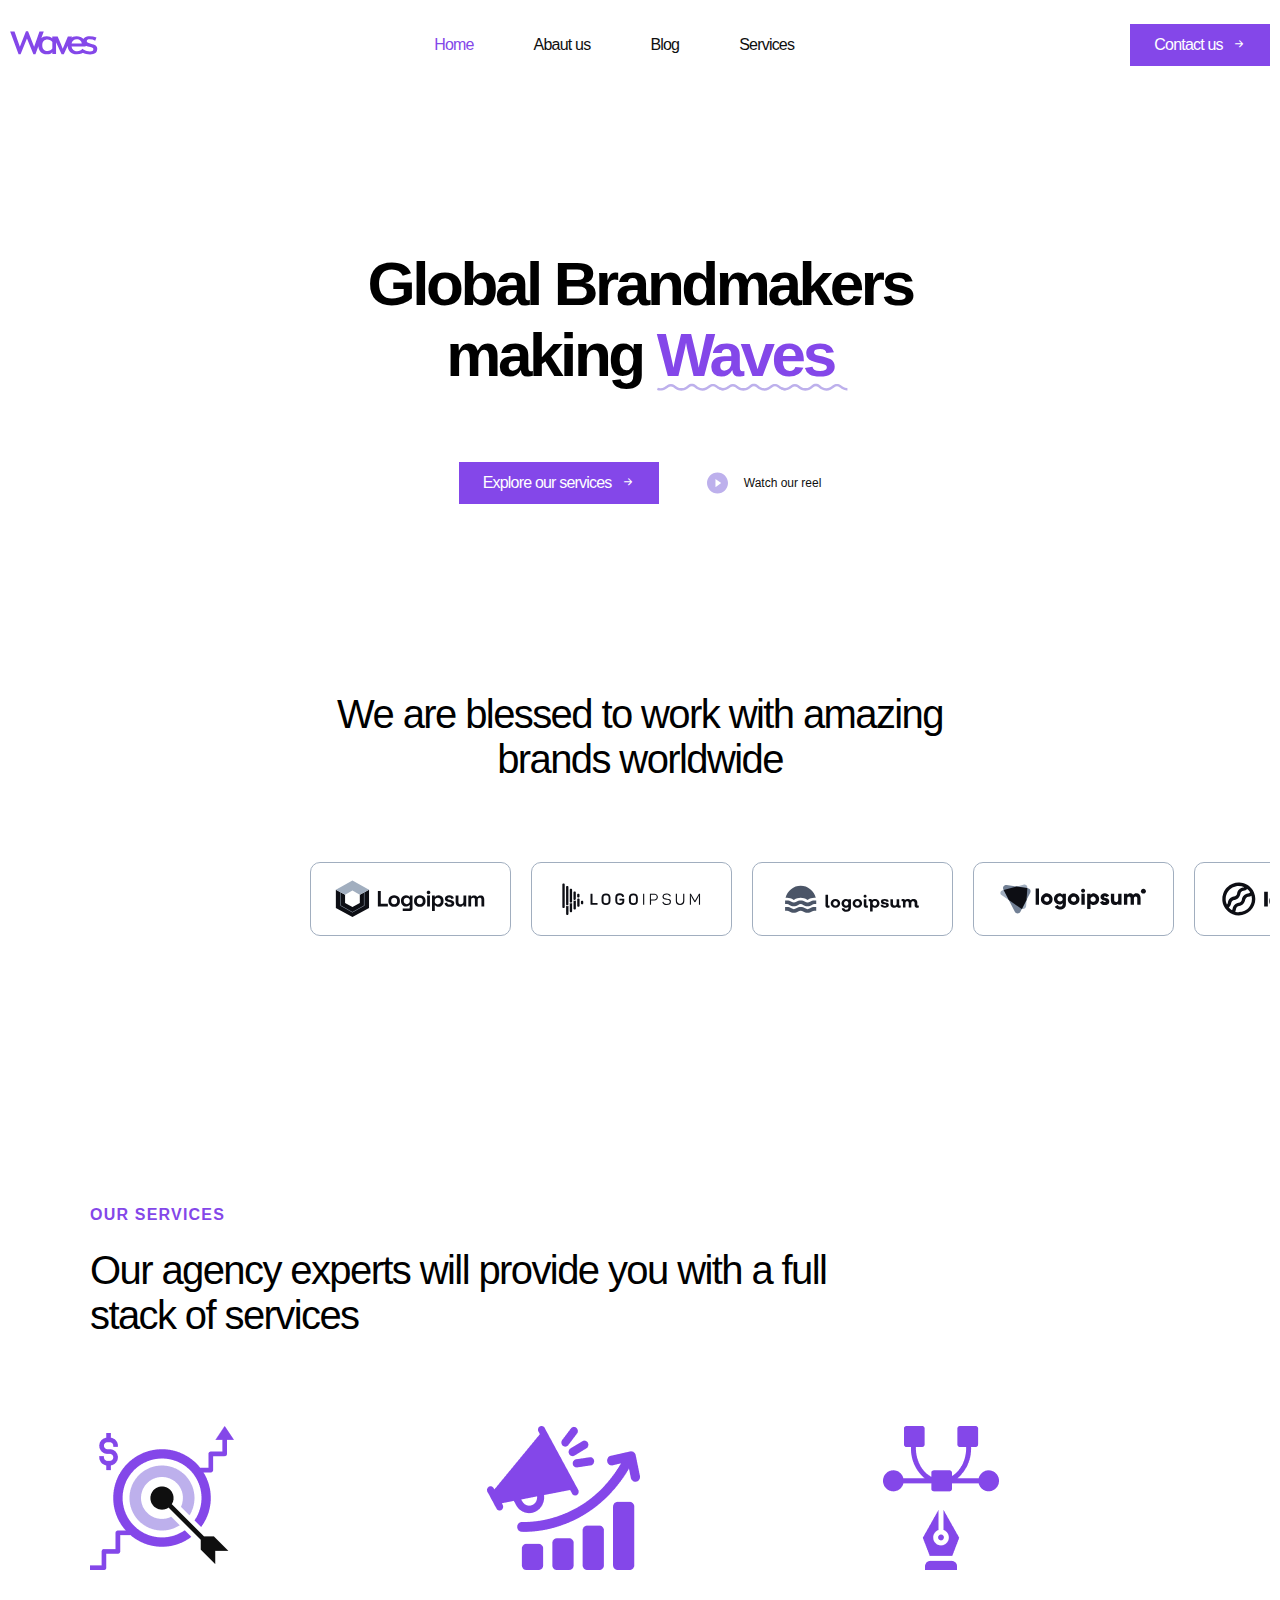
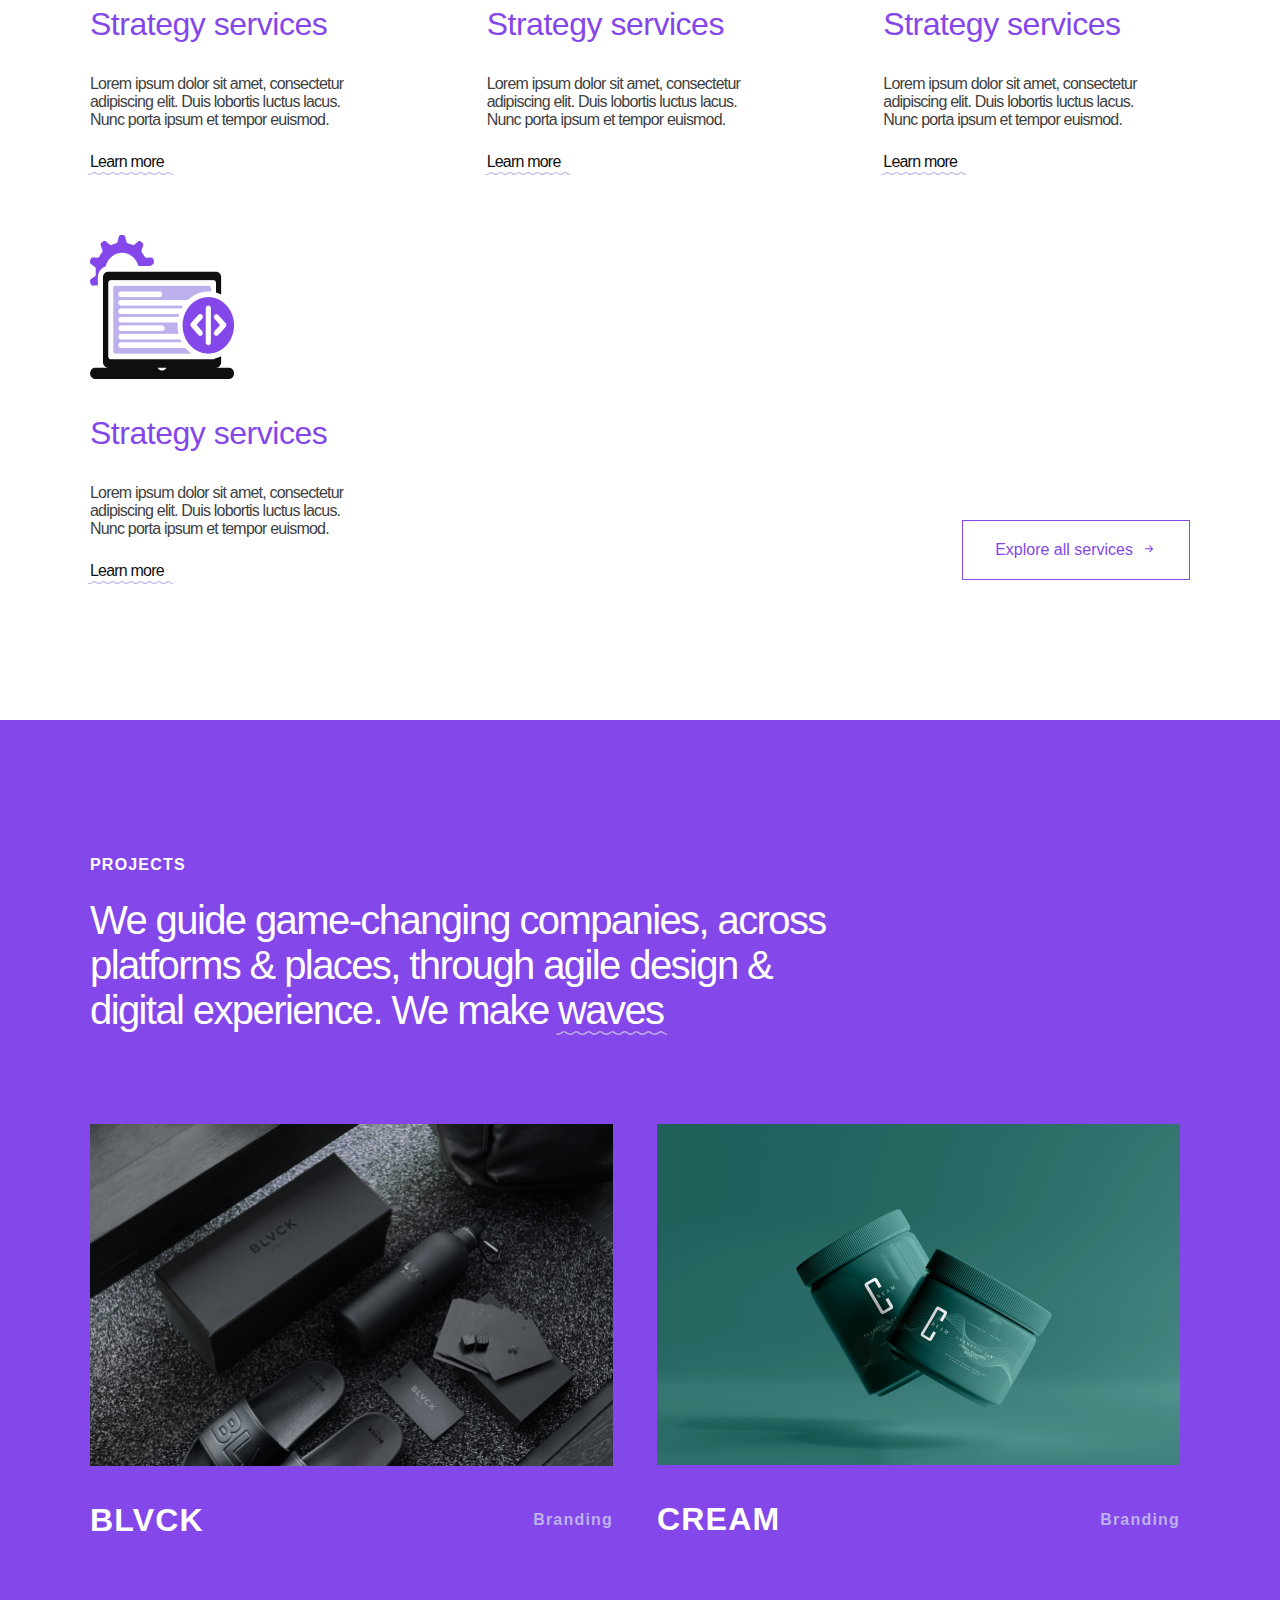
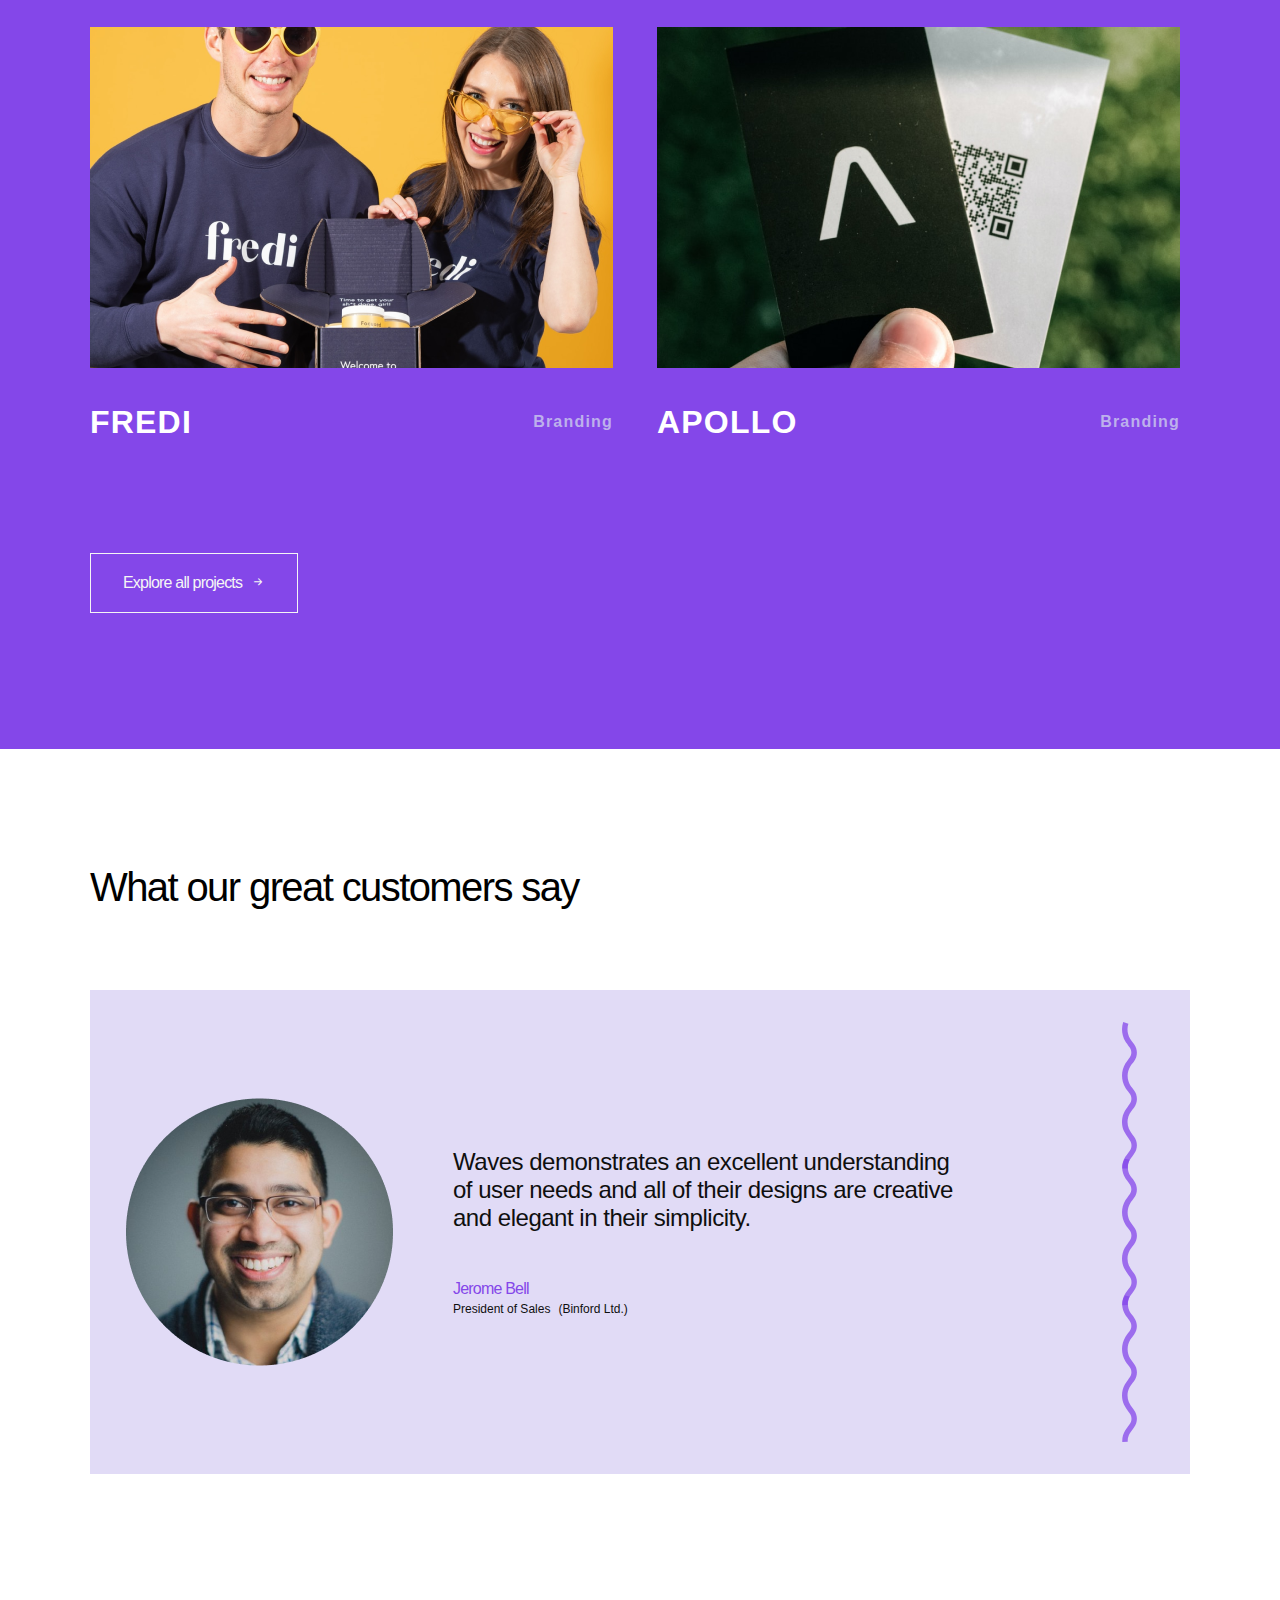
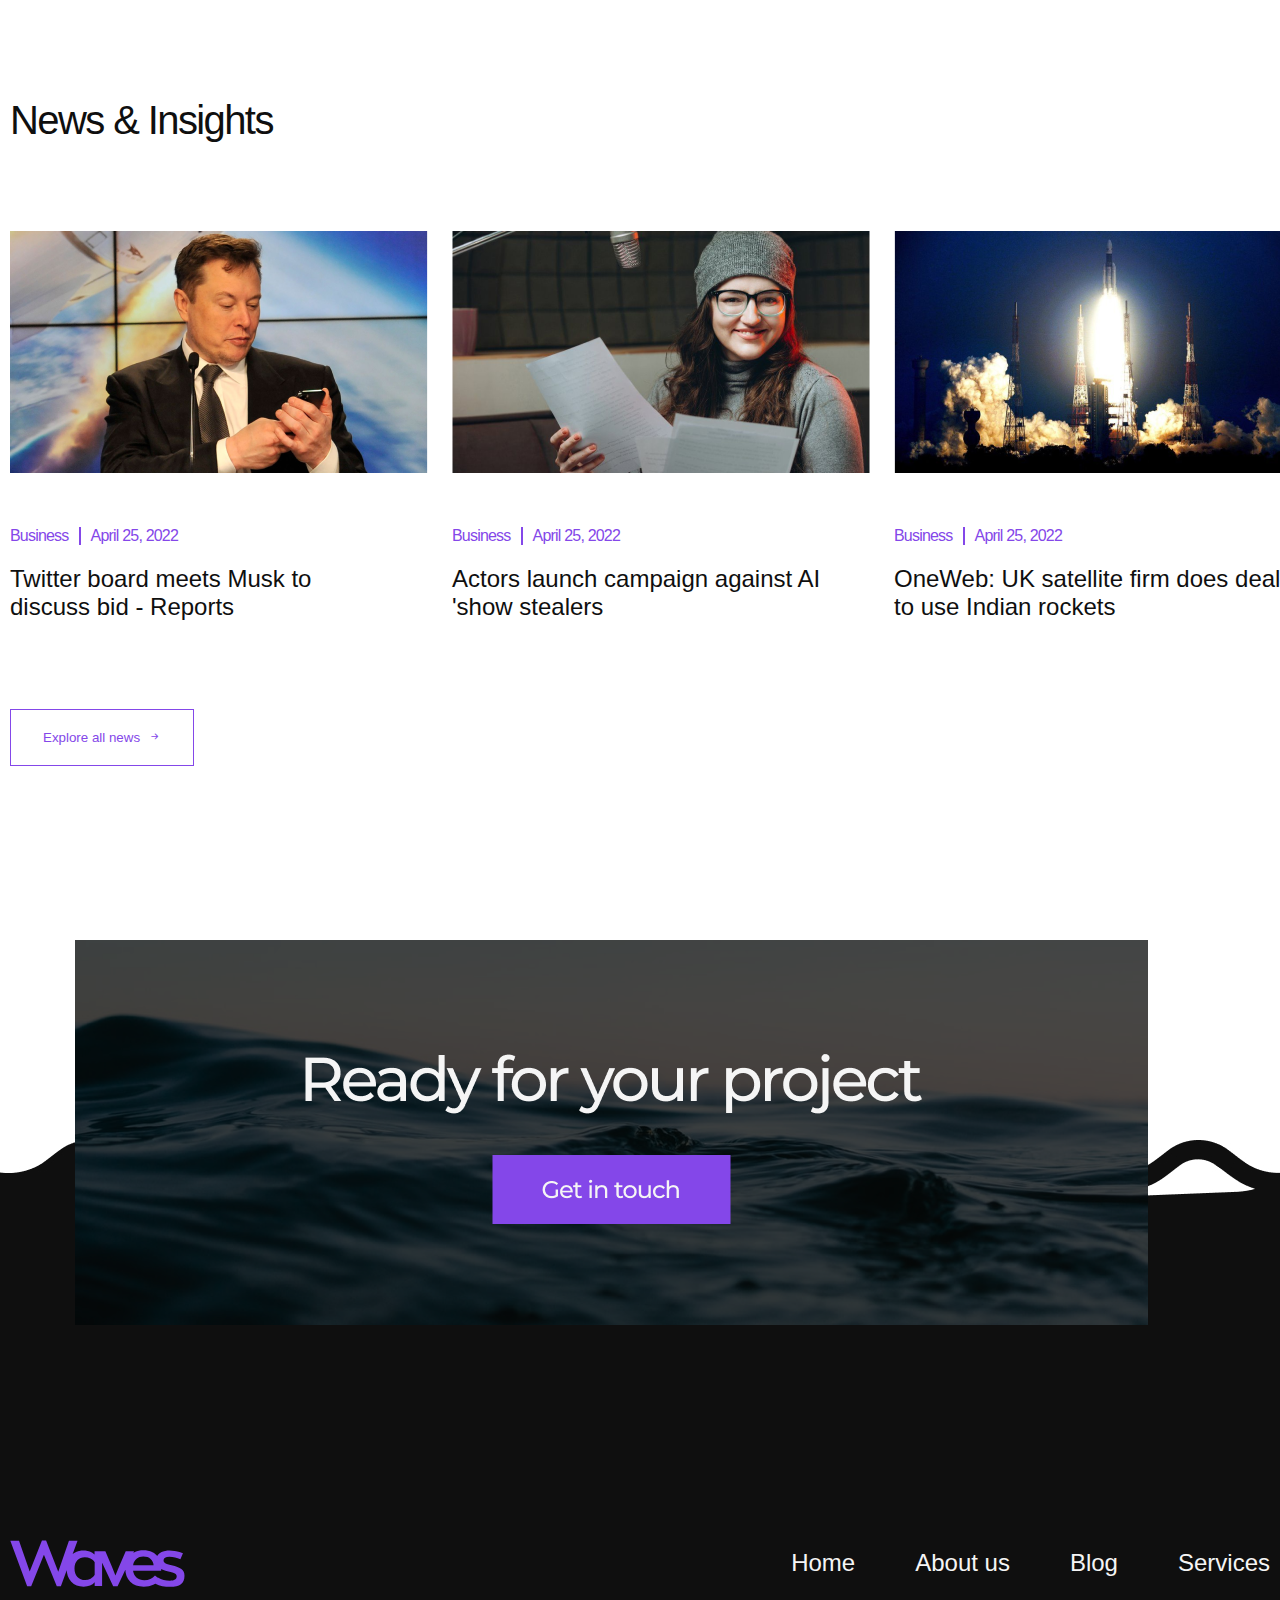
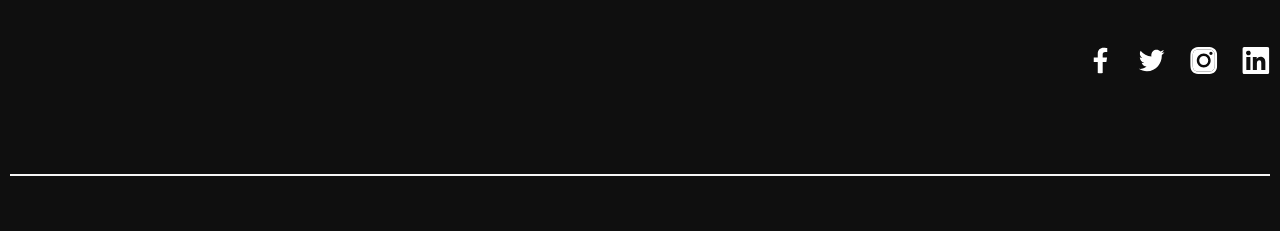
<file: index.html>
<!DOCTYPE html>
<html lang="en">

<head>
    <meta charset="UTF-8">
    <meta name="viewport" content="width=device-width, initial-scale=1.0">
    <!-- LINK BOOTSTRAP ICONS -->
    <link rel="stylesheet" href="https://cdn.jsdelivr.net/npm/bootstrap-icons@1.11.3/font/bootstrap-icons.min.css">
    <!-- LINK CSS -->
    <link rel="stylesheet" href="./css/style.min.css">
    <link rel="icon" href="./assets/imgs/logo1.svg">
    <title>Waves</title>
</head>

<body>
    <!-- HEADER START -->
    <header>
        <nav class="nav">
            <div class="container">
                <div class="nav--wrapper">
                    <a href="#" class="nav--wrapper--logo"><img src="./assets/imgs/logo1.svg" alt="logo"></a>
                    <ul class="nav--wrapper--list">
                        <li class="nav--wrapper--list--itim"><a href="#" class="nav--wrapper--list--itim-link activ">Home</a>
                        </li>
                        <li class="nav--wrapper--list--itim"><a href="#" class="nav--wrapper--list--itim-link">Abaut
                                us</a></li>
                        <li class="nav--wrapper--list--itim"><a href="#" class="nav--wrapper--list--itim-link">Blog</a>
                        </li>
                        <li class="nav--wrapper--list--itim"><a href="./assets/pages/serves/index.html"
                                class="nav--wrapper--list--itim-link">Services</a></li>
                    </ul>
                    <button class="nav--wrapper--btn">
                        <a href="./assets/pages/contact/index.html">
                            <span>Contact us</span>
                            <i class="bi bi-arrow-right-short"></i>
                        </a>
                    </button>
                </div>

            </div>
        </nav>
    </header>
    <!-- HEADER END -->
    <!-- MAIN STAT -->
    <main>
        <!-- POPUP MENU START -->
        <div class="popup--wrap popup">
            <div class="popup--wrap--menu">
                <iframe id="video" class="video" width="660" height="415" src="https://www.youtube.com/embed/PdfXJ7HCQfU?si=HCd1IUK_gyip5NxV"
                    title="YouTube video player" frameborder="0"
                    allow="accelerometer; autoplay; clipboard-write; encrypted-media; gyroscope; picture-in-picture; web-share"
                    allowfullscreen>
                </iframe>

                <button id="popup-meny-btn"><i class="bi bi-x-lg"></i></button>
            </div>
        </div>
        <!-- POPUP MENU END -->
        <!-- SECTON INTRO START -->
        <section id="intro">
            <div class="container">
                <div class="intro--wrapper">
                    <div class="intro--wrapper--card">
                        <h1>
                            Global Brandmakers
                            making <span>Waves
                                <svg xmlns="http://www.w3.org/2000/svg" width="191" height="8" viewBox="0 0 191 8"
                                    fill="none">
                                    <path
                                        d="M45.4184 7.63208C43.6439 7.65246 41.896 7.2079 40.3522 6.34451C39.646 5.9171 38.9664 5.44842 38.3162 4.9416C38.0139 4.71101 37.7024 4.48041 37.342 4.25947C36.6412 3.68191 35.7566 3.36498 34.8434 3.36498C33.9295 3.36498 33.0455 3.68138 32.3442 4.25893C32.0327 4.47988 31.7402 4.71047 31.438 4.94107C30.9509 5.31592 30.4637 5.69076 29.9276 6.03666C28.2413 7.07434 26.2945 7.62502 24.3068 7.62502C22.3191 7.62502 20.3719 7.07482 18.6854 6.0372C18.1592 5.69131 17.7112 5.32611 17.1947 4.95125C16.8734 4.70136 16.5418 4.45146 16.2205 4.21121C15.5366 3.68675 14.6955 3.40199 13.8289 3.40199C12.9629 3.40199 12.1212 3.68675 11.4373 4.21121C11.0671 4.46111 10.7262 4.73031 10.3756 4.99899C10.0249 5.26819 9.40137 5.73903 8.88489 6.08493C6.21497 7.68566 2.97054 8.05784 0 7.10384L0.769802 4.74969C3.0499 5.47955 5.53821 5.19533 7.5888 3.97103C8.05634 3.67286 8.4755 3.33663 8.90389 3.01004C9.33228 2.68346 9.67369 2.41426 10.0825 2.13539C11.191 1.32348 12.536 0.884817 13.9169 0.884817C15.2972 0.884817 16.6417 1.32348 17.7502 2.13539C18.1204 2.39494 18.4809 2.67381 18.8315 2.94247C19.1822 3.21167 19.6888 3.60529 20.1564 3.90346C21.4334 4.67515 22.9019 5.08325 24.399 5.08325C25.8968 5.08325 27.365 4.67515 28.6421 3.90346C29.1194 3.59618 29.5484 3.25941 29.9768 2.94247C30.4052 2.62554 30.6199 2.44268 30.951 2.20243C32.0829 1.33315 33.4767 0.862305 34.9109 0.862305C36.3457 0.862305 37.7389 1.33368 38.8714 2.20297C39.2123 2.44321 39.5341 2.69311 39.8456 2.93336C40.4175 3.38436 41.0161 3.80103 41.638 4.18233C43.7408 5.31653 46.2559 5.43397 48.4576 4.49926C49.4324 4.00751 50.3561 3.42136 51.2145 2.75053L51.9549 2.21212C53.0939 1.34605 54.4917 0.875743 55.93 0.875743C57.368 0.875743 58.7657 1.34605 59.9047 2.21212L60.8789 2.91356C61.415 3.32702 61.9309 3.71099 62.4865 4.06653C63.65 4.78406 65.0139 5.12083 66.3834 5.02805L66.471 7.49752C64.5927 7.59833 62.7301 7.11784 61.1421 6.12358C60.499 5.71012 59.9146 5.26823 59.3594 4.84566L58.4727 4.18283C57.7584 3.62941 56.8765 3.32802 55.9687 3.32802C55.0608 3.32802 54.1791 3.62886 53.4652 4.1823L52.7444 4.7014C51.756 5.47041 50.6921 6.14013 49.5684 6.70012C48.2712 7.30878 46.8541 7.62725 45.4184 7.63208Z"
                                        fill="#BDB0EC" />
                                    <path
                                        d="M107.418 7.63208C105.644 7.65246 103.896 7.2079 102.352 6.34451C101.646 5.9171 100.966 5.44842 100.316 4.9416C100.014 4.71101 99.7024 4.48041 99.342 4.25947C98.6412 3.68191 97.7566 3.36498 96.8434 3.36498C95.9295 3.36498 95.0455 3.68138 94.3442 4.25893C94.0327 4.47988 93.7402 4.71047 93.438 4.94107C92.9509 5.31592 92.4637 5.69076 91.9276 6.03666C90.2413 7.07434 88.2945 7.62502 86.3068 7.62502C84.3191 7.62502 82.3719 7.07482 80.6854 6.0372C80.1592 5.69131 79.7112 5.32611 79.1947 4.95125C78.8734 4.70136 78.5418 4.45146 78.2205 4.21121C77.5366 3.68675 76.6955 3.40199 75.8289 3.40199C74.9629 3.40199 74.1212 3.68675 73.4373 4.21121C73.0671 4.46111 72.7262 4.73031 72.3756 4.99899C72.0249 5.26819 71.4014 5.73903 70.8849 6.08493C68.215 7.68566 65 8.26044 62 6.2876L62.5 4.21121C65 5.30118 67.5382 5.19533 69.5888 3.97103C70.0563 3.67286 70.4755 3.33663 70.9039 3.01004C71.3323 2.68346 71.6737 2.41426 72.0825 2.13539C73.191 1.32348 74.536 0.884817 75.9169 0.884817C77.2972 0.884817 78.6417 1.32348 79.7502 2.13539C80.1204 2.39494 80.4809 2.67381 80.8315 2.94247C81.1822 3.21167 81.6888 3.60529 82.1564 3.90346C83.4334 4.67515 84.9019 5.08325 86.399 5.08325C87.8968 5.08325 89.3651 4.67515 90.6421 3.90346C91.1194 3.59618 91.5484 3.25941 91.9768 2.94247C92.4052 2.62554 92.6199 2.44268 92.951 2.20243C94.0829 1.33315 95.4767 0.862305 96.9109 0.862305C98.3457 0.862305 99.7389 1.33368 100.871 2.20297C101.212 2.44321 101.534 2.69311 101.846 2.93336C102.418 3.38436 103.016 3.80103 103.638 4.18233C105.741 5.31653 108.256 5.43397 110.458 4.49926C111.432 4.00751 112.356 3.42136 113.214 2.75053L113.955 2.21212C115.094 1.34605 116.492 0.875743 117.93 0.875743C119.368 0.875743 120.766 1.34605 121.905 2.21212L122.879 2.91356C123.415 3.32702 123.931 3.71099 124.487 4.06653C125.65 4.78406 127.014 5.12083 128.383 5.02805L128.471 7.49752C126.593 7.59833 124.73 7.11784 123.142 6.12358C122.499 5.71012 121.915 5.26823 121.359 4.84566L120.473 4.18283C119.758 3.62941 118.877 3.32802 117.969 3.32802C117.061 3.32802 116.179 3.62886 115.465 4.1823L114.744 4.7014C113.756 5.47041 112.692 6.14013 111.568 6.70012C110.271 7.30878 108.854 7.62725 107.418 7.63208Z"
                                        fill="#BDB0EC" />
                                    <path
                                        d="M169.418 7.63208C167.644 7.65246 165.896 7.2079 164.352 6.34451C163.646 5.9171 162.966 5.44842 162.316 4.9416C162.014 4.71101 161.702 4.48041 161.342 4.25947C160.641 3.68191 159.757 3.36498 158.843 3.36498C157.93 3.36498 157.046 3.68138 156.344 4.25893C156.033 4.47988 155.74 4.71047 155.438 4.94107C154.951 5.31592 154.464 5.69076 153.928 6.03666C152.241 7.07434 150.294 7.62502 148.307 7.62502C146.319 7.62502 144.372 7.07482 142.685 6.0372C142.159 5.69131 141.711 5.32611 141.195 4.95125C140.873 4.70136 140.542 4.45146 140.22 4.21121C139.537 3.68675 138.696 3.40199 137.829 3.40199C136.963 3.40199 136.121 3.68675 135.437 4.21121C135.067 4.46111 134.726 4.73031 134.376 4.99899C134.025 5.26819 133.401 5.73903 132.885 6.08493C130.215 7.68566 127 8.26044 124 6.2876L124.5 4.21121C127 5.30118 129.538 5.19533 131.589 3.97103C132.056 3.67286 132.475 3.33663 132.904 3.01004C133.332 2.68346 133.674 2.41426 134.083 2.13539C135.191 1.32348 136.536 0.884817 137.917 0.884817C139.297 0.884817 140.642 1.32348 141.75 2.13539C142.12 2.39494 142.481 2.67381 142.831 2.94247C143.182 3.21167 143.689 3.60529 144.156 3.90346C145.433 4.67515 146.902 5.08325 148.399 5.08325C149.897 5.08325 151.365 4.67515 152.642 3.90346C153.119 3.59618 153.548 3.25941 153.977 2.94247C154.405 2.62554 154.62 2.44268 154.951 2.20243C156.083 1.33315 157.477 0.862305 158.911 0.862305C160.346 0.862305 161.739 1.33368 162.871 2.20297C163.212 2.44321 163.534 2.69311 163.846 2.93336C164.418 3.38436 165.016 3.80103 165.638 4.18233C167.741 5.31653 170.256 5.43397 172.458 4.49926C173.432 4.00751 174.356 3.42136 175.214 2.75053L175.955 2.21212C177.094 1.34605 178.492 0.875743 179.93 0.875743C181.368 0.875743 182.766 1.34605 183.905 2.21212L184.879 2.91356C185.415 3.32702 185.931 3.71099 186.487 4.06653C187.65 4.78406 189.014 5.12083 190.383 5.02805L190.471 7.49752C188.593 7.59833 186.73 7.11784 185.142 6.12358C184.499 5.71012 183.915 5.26823 183.359 4.84566L182.473 4.18283C181.758 3.62941 180.877 3.32802 179.969 3.32802C179.061 3.32802 178.179 3.62886 177.465 4.1823L176.744 4.7014C175.756 5.47041 174.692 6.14013 173.568 6.70012C172.271 7.30878 170.854 7.62725 169.418 7.63208Z"
                                        fill="#BDB0EC" />
                                </svg>
                            </span>
                        </h1>
                        <div>
                            <button>
                                <a href="./assets/pages/serves/index.html">
                                    <span>Explore our services</span>
                                    <i class="bi bi-arrow-right-short"></i>
                                </a>
                            </button>
                            <button id="popup-menu-open">
                                <svg xmlns="http://www.w3.org/2000/svg" width="21" height="22" viewBox="0 0 21 22"
                                    fill="none">
                                    <path
                                        d="M10.5 0.5C4.70156 0.5 0 5.20156 0 11C0 16.7984 4.70156 21.5 10.5 21.5C16.2984 21.5 21 16.7984 21 11C21 5.20156 16.2984 0.5 10.5 0.5ZM13.8773 11.1617L8.75859 14.8859C8.73053 14.9061 8.69745 14.9181 8.66299 14.9207C8.62853 14.9233 8.59403 14.9164 8.56327 14.9006C8.53251 14.8849 8.50668 14.861 8.48863 14.8315C8.47057 14.802 8.46099 14.7681 8.46094 14.7336V7.28984C8.46082 7.25522 8.4703 7.22124 8.48832 7.19167C8.50633 7.1621 8.53219 7.1381 8.56301 7.12232C8.59383 7.10654 8.62842 7.09961 8.66295 7.10229C8.69747 7.10497 8.73057 7.11716 8.75859 7.1375L13.8773 10.8594C13.9015 10.8765 13.9213 10.8991 13.9349 10.9254C13.9485 10.9517 13.9556 10.9809 13.9556 11.0105C13.9556 11.0402 13.9485 11.0694 13.9349 11.0957C13.9213 11.122 13.9015 11.1446 13.8773 11.1617Z"
                                        fill="#BDB0EC" />
                                </svg>
                                Watch our reel
                            </button>
                        </div>
                    </div>
                </div>
            </div>
        </section>
        <!-- SECTON INTRO END -->
        <!-- SECOND SECTON START -->
        <section id="second">
            <div class="container">
                <div class="second--wrapper">
                    <h1>We are blessed to work with amazing brands worldwide</h1>
                    <div class="second--wrapper--swiperwrap">
                        <div class="second--wrapper--swiperwrap--swiper">
                            <div class="second--wrapper--swiperwrap--swiper-top">
                                <img src="./assets/imgs/svg1.svg" alt="logo">
                                <img src="./assets/imgs/svg2.svg" alt="logo">
                                <img src="./assets/imgs/svg3.svg" alt="logo">
                                <img src="./assets/imgs/svg4.svg" alt="logo">
                                <img src="./assets/imgs/svg5.svg" alt="logo">
                                <img src="./assets/imgs/svg7.svg" alt="logo">
                                <img src="./assets/imgs/svg8.svg" alt="logo">
                                <img src="./assets/imgs/svg9.svg" alt="logo">
                                <img src="./assets/imgs/svg1.svg" alt="logo">
                                <img src="./assets/imgs/svg2.svg" alt="logo">
                                <img src="./assets/imgs/svg3.svg" alt="logo">
                            </div>
                            <div class="second--wrapper--swiperwrap--swiper-botton">
                                <img src="./assets/imgs/svg12.svg" alt="logo">
                                <img src="./assets/imgs/svg11.svg" alt="logo">
                                <img src="./assets/imgs/svg10.svg" alt="logo">
                                <img src="./assets/imgs/svg9.svg" alt="logo">
                                <img src="./assets/imgs/svg8.svg" alt="logo">
                                <img src="./assets/imgs/svg7.svg" alt="logo">
                                <img src="./assets/imgs/svg5.svg" alt="logo">
                                <img src="./assets/imgs/svg4.svg" alt="logo">
                                <img src="./assets/imgs/svg3.svg" alt="logo">
                                <img src="./assets/imgs/svg2.svg" alt="logo">
                                <img src="./assets/imgs/svg1.svg" alt="logo">
                            </div>
                        </div>
                    </div>
                </div>
            </div>
        </section>
        <!--  SECOND SECTON END -->
        <!--  THIRD SECTON START -->
        <section id="third">
            <div class="container">
                <div class="third--wrap">
                    <p>OUR SERVICES</p>
                    <h1>Our agency experts will provide you with a full stack of services</h1>
                    <div class="third--wrap--cards">
                        <div class="third--wrap--cards-card">
                            <img src="./assets/imgs/Icon1.png" alt="img">
                            <h3>Strategy services</h3>
                            <p>
                                Lorem ipsum dolor sit amet, consectetur adipiscing elit. Duis lobortis luctus lacus.
                                Nunc
                                porta ipsum et tempor euismod.
                            </p>
                            <h4>
                                Learn more
                                <svg xmlns="http://www.w3.org/2000/svg" width="85" height="3" viewBox="0 0 85 3"
                                    fill="none">
                                    <path
                                        d="M20.2685 2.9997C19.4766 3.00873 18.6966 2.81175 18.0077 2.42918C17.6925 2.23979 17.3892 2.03212 17.0991 1.80755C16.9642 1.70537 16.8252 1.60319 16.6643 1.50529C16.3516 1.24937 15.9568 1.10894 15.5493 1.10894C15.1415 1.10894 14.747 1.24914 14.434 1.50505C14.295 1.60295 14.1645 1.70513 14.0296 1.80731C13.8122 1.97341 13.5948 2.1395 13.3556 2.29277C12.603 2.75256 11.7342 2.99658 10.8472 2.99658C9.96018 2.99658 9.09122 2.75278 8.33859 2.29301C8.10375 2.13974 7.90384 1.97792 7.67335 1.81182C7.52997 1.70109 7.38198 1.59036 7.23859 1.48391C6.93339 1.25152 6.55807 1.12534 6.17132 1.12534C5.78484 1.12534 5.40925 1.25152 5.10405 1.48391C4.93883 1.59464 4.78672 1.71392 4.63023 1.83297C4.47375 1.95226 4.19548 2.16089 3.96499 2.31416C2.77351 3.02345 1.32564 3.18836 0 2.76564L0.343533 1.72251C1.36105 2.04591 2.47149 1.91997 3.3866 1.37748C3.59524 1.24536 3.78229 1.09638 3.97347 0.951667C4.16464 0.806957 4.317 0.687674 4.49945 0.564108C4.99413 0.204349 5.59435 0.00997542 6.21059 0.00997542C6.82658 0.00997542 7.42655 0.204349 7.92124 0.564108C8.08646 0.679115 8.24731 0.80268 8.40379 0.921726C8.56027 1.04101 8.78639 1.21542 8.99503 1.34754C9.56492 1.68948 10.2202 1.87031 10.8883 1.87031C11.5567 1.87031 12.212 1.68948 12.7819 1.34754C12.9949 1.21138 13.1863 1.06216 13.3775 0.921726C13.5687 0.781292 13.6645 0.700266 13.8123 0.593812C14.3174 0.208631 14.9394 0 15.5794 0C16.2197 0 16.8415 0.208869 17.3468 0.594049C17.499 0.700503 17.6426 0.811234 17.7816 0.917688C18.0368 1.11753 18.3039 1.30216 18.5815 1.47111C19.5199 1.97367 20.6422 2.02572 21.6248 1.61154C22.0598 1.39365 22.472 1.13392 22.8551 0.836679L23.1855 0.598107C23.6938 0.214349 24.3176 0.00595444 24.9595 0.00595444C25.6012 0.00595444 26.2249 0.214349 26.7332 0.598107L27.168 0.908915C27.4072 1.09212 27.6374 1.26226 27.8854 1.4198C28.4046 1.73774 29.0133 1.88696 29.6244 1.84585L29.6635 2.94008C28.8253 2.98475 27.9941 2.77184 27.2854 2.33128C26.9984 2.14808 26.7376 1.95227 26.4899 1.76503L26.0942 1.47133C25.7754 1.22611 25.3819 1.09256 24.9767 1.09256C24.5716 1.09256 24.1781 1.22587 23.8595 1.4711L23.5378 1.70111C23.0967 2.04186 22.622 2.33862 22.1205 2.58675C21.5416 2.85645 20.9092 2.99756 20.2685 2.9997Z"
                                        fill="#BDB0EC" />
                                    <path
                                        d="M47.9368 2.9997C47.1449 3.00873 46.3649 2.81175 45.6759 2.42918C45.3608 2.23979 45.0575 2.03212 44.7673 1.80755C44.6324 1.70537 44.4934 1.60319 44.3326 1.50529C44.0199 1.24937 43.6251 1.10894 43.2175 1.10894C42.8097 1.10894 42.4152 1.24914 42.1023 1.50505C41.9633 1.60295 41.8327 1.70513 41.6978 1.80731C41.4805 1.97341 41.2631 2.1395 41.0238 2.29277C40.2713 2.75256 39.4025 2.99658 38.5155 2.99658C37.6284 2.99658 36.7595 2.75278 36.0069 2.29301C35.772 2.13974 35.5721 1.97792 35.3416 1.81182C35.1982 1.70109 35.0502 1.59036 34.9069 1.48391C34.6016 1.25152 34.2263 1.12534 33.8396 1.12534C33.4531 1.12534 33.0775 1.25152 32.7723 1.48391C32.6071 1.59464 32.455 1.71392 32.2985 1.83297C32.142 1.95226 31.8637 2.16089 31.6333 2.31416C30.4418 3.02345 29.007 3.27813 27.6683 2.40396L27.8914 1.48391C29.007 1.96688 30.1398 1.91997 31.0549 1.37748C31.2635 1.24536 31.4506 1.09638 31.6417 0.951667C31.8329 0.806957 31.9853 0.687674 32.1677 0.564108C32.6624 0.204349 33.2626 0.00997542 33.8789 0.00997542C34.4948 0.00997542 35.0948 0.204349 35.5895 0.564108C35.7547 0.679115 35.9156 0.80268 36.0721 0.921726C36.2285 1.04101 36.4546 1.21542 36.6633 1.34754C37.2332 1.68948 37.8885 1.87031 38.5566 1.87031C39.225 1.87031 39.8802 1.68948 40.4502 1.34754C40.6632 1.21138 40.8546 1.06216 41.0458 0.921726C41.2369 0.781292 41.3328 0.700266 41.4805 0.593812C41.9856 0.208631 42.6077 0 43.2477 0C43.888 0 44.5097 0.208869 45.0151 0.594049C45.1672 0.700503 45.3108 0.811234 45.4499 0.917688C45.7051 1.11753 45.9722 1.30216 46.2497 1.47111C47.1881 1.97367 48.3105 2.02572 49.2931 1.61154C49.7281 1.39365 50.1403 1.13392 50.5234 0.836679L50.8538 0.598107C51.3621 0.214349 51.9858 0.00595444 52.6277 0.00595444C53.2694 0.00595444 53.8932 0.214349 54.4015 0.598107L54.8362 0.908915C55.0755 1.09212 55.3057 1.26226 55.5536 1.4198C56.0728 1.73774 56.6815 1.88696 57.2927 1.84585L57.3317 2.94008C56.4935 2.98475 55.6623 2.77184 54.9537 2.33128C54.6667 2.14808 54.4059 1.95227 54.1581 1.76503L53.7624 1.47133C53.4436 1.22611 53.0501 1.09256 52.645 1.09256C52.2398 1.09256 51.8463 1.22587 51.5278 1.4711L51.2061 1.70111C50.765 2.04186 50.2902 2.33862 49.7888 2.58675C49.2099 2.85645 48.5775 2.99756 47.9368 2.9997Z"
                                        fill="#BDB0EC" />
                                    <path
                                        d="M75.605 2.9997C74.8132 3.00873 74.0331 2.81175 73.3442 2.42918C73.029 2.23979 72.7258 2.03212 72.4356 1.80755C72.3007 1.70537 72.1617 1.60319 72.0008 1.50529C71.6881 1.24937 71.2934 1.10894 70.8858 1.10894C70.478 1.10894 70.0835 1.24914 69.7705 1.50505C69.6315 1.60295 69.501 1.70513 69.3661 1.80731C69.1487 1.97341 68.9313 2.1395 68.6921 2.29277C67.9395 2.75256 67.0708 2.99658 66.1837 2.99658C65.2967 2.99658 64.4277 2.75278 63.6751 2.29301C63.4403 2.13974 63.2404 1.97792 63.0099 1.81182C62.8665 1.70109 62.7185 1.59036 62.5751 1.48391C62.2699 1.25152 61.8946 1.12534 61.5078 1.12534C61.1214 1.12534 60.7458 1.25152 60.4406 1.48391C60.2754 1.59464 60.1232 1.71392 59.9668 1.83297C59.8103 1.95226 59.532 2.16089 59.3015 2.31416C58.11 3.02345 56.6753 3.27813 55.3365 2.40396L55.5597 1.48391C56.6753 1.96688 57.808 1.91997 58.7231 1.37748C58.9318 1.24536 59.1188 1.09638 59.31 0.951667C59.5012 0.806957 59.6535 0.687674 59.836 0.564108C60.3307 0.204349 60.9309 0.00997542 61.5471 0.00997542C62.1631 0.00997542 62.7631 0.204349 63.2578 0.564108C63.423 0.679115 63.5838 0.80268 63.7403 0.921726C63.8968 1.04101 64.1229 1.21542 64.3316 1.34754C64.9014 1.68948 65.5568 1.87031 66.2249 1.87031C66.8933 1.87031 67.5485 1.68948 68.1184 1.34754C68.3314 1.21138 68.5228 1.06216 68.714 0.921726C68.9052 0.781292 69.001 0.700266 69.1488 0.593812C69.6539 0.208631 70.2759 0 70.9159 0C71.5562 0 72.178 0.208869 72.6834 0.594049C72.8355 0.700503 72.9791 0.811234 73.1181 0.917688C73.3733 1.11753 73.6405 1.30216 73.918 1.47111C74.8564 1.97367 75.9788 2.02572 76.9613 1.61154C77.3963 1.39365 77.8085 1.13392 78.1916 0.836679L78.522 0.598107C79.0303 0.214349 79.6541 0.00595444 80.296 0.00595444C80.9377 0.00595444 81.5614 0.214349 82.0697 0.598107L82.5045 0.908915C82.7437 1.09212 82.9739 1.26226 83.2219 1.4198C83.7411 1.73774 84.3498 1.88696 84.9609 1.84585L85 2.94008C84.1618 2.98475 83.3306 2.77184 82.6219 2.33128C82.3349 2.14808 82.0741 1.95227 81.8264 1.76503L81.4307 1.47133C81.1119 1.22611 80.7184 1.09256 80.3132 1.09256C79.9081 1.09256 79.5146 1.22587 79.196 1.4711L78.8743 1.70111C78.4333 2.04186 77.9585 2.33862 77.457 2.58675C76.8782 2.85645 76.2458 2.99756 75.605 2.9997Z"
                                        fill="#BDB0EC" />
                                </svg>
                            </h4>
                        </div>
                        <div class="third--wrap--cards-card">
                            <img src="./assets/imgs/Icon2.png" alt="img">
                            <h3>Strategy services</h3>
                            <p>
                                Lorem ipsum dolor sit amet, consectetur adipiscing elit. Duis lobortis luctus lacus.
                                Nunc
                                porta ipsum et tempor euismod.
                            </p>
                            <h4>
                                Learn more
                                <svg xmlns="http://www.w3.org/2000/svg" width="85" height="3" viewBox="0 0 85 3"
                                    fill="none">
                                    <path
                                        d="M20.2685 2.9997C19.4766 3.00873 18.6966 2.81175 18.0077 2.42918C17.6925 2.23979 17.3892 2.03212 17.0991 1.80755C16.9642 1.70537 16.8252 1.60319 16.6643 1.50529C16.3516 1.24937 15.9568 1.10894 15.5493 1.10894C15.1415 1.10894 14.747 1.24914 14.434 1.50505C14.295 1.60295 14.1645 1.70513 14.0296 1.80731C13.8122 1.97341 13.5948 2.1395 13.3556 2.29277C12.603 2.75256 11.7342 2.99658 10.8472 2.99658C9.96018 2.99658 9.09122 2.75278 8.33859 2.29301C8.10375 2.13974 7.90384 1.97792 7.67335 1.81182C7.52997 1.70109 7.38198 1.59036 7.23859 1.48391C6.93339 1.25152 6.55807 1.12534 6.17132 1.12534C5.78484 1.12534 5.40925 1.25152 5.10405 1.48391C4.93883 1.59464 4.78672 1.71392 4.63023 1.83297C4.47375 1.95226 4.19548 2.16089 3.96499 2.31416C2.77351 3.02345 1.32564 3.18836 0 2.76564L0.343533 1.72251C1.36105 2.04591 2.47149 1.91997 3.3866 1.37748C3.59524 1.24536 3.78229 1.09638 3.97347 0.951667C4.16464 0.806957 4.317 0.687674 4.49945 0.564108C4.99413 0.204349 5.59435 0.00997542 6.21059 0.00997542C6.82658 0.00997542 7.42655 0.204349 7.92124 0.564108C8.08646 0.679115 8.24731 0.80268 8.40379 0.921726C8.56027 1.04101 8.78639 1.21542 8.99503 1.34754C9.56492 1.68948 10.2202 1.87031 10.8883 1.87031C11.5567 1.87031 12.212 1.68948 12.7819 1.34754C12.9949 1.21138 13.1863 1.06216 13.3775 0.921726C13.5687 0.781292 13.6645 0.700266 13.8123 0.593812C14.3174 0.208631 14.9394 0 15.5794 0C16.2197 0 16.8415 0.208869 17.3468 0.594049C17.499 0.700503 17.6426 0.811234 17.7816 0.917688C18.0368 1.11753 18.3039 1.30216 18.5815 1.47111C19.5199 1.97367 20.6422 2.02572 21.6248 1.61154C22.0598 1.39365 22.472 1.13392 22.8551 0.836679L23.1855 0.598107C23.6938 0.214349 24.3176 0.00595444 24.9595 0.00595444C25.6012 0.00595444 26.2249 0.214349 26.7332 0.598107L27.168 0.908915C27.4072 1.09212 27.6374 1.26226 27.8854 1.4198C28.4046 1.73774 29.0133 1.88696 29.6244 1.84585L29.6635 2.94008C28.8253 2.98475 27.9941 2.77184 27.2854 2.33128C26.9984 2.14808 26.7376 1.95227 26.4899 1.76503L26.0942 1.47133C25.7754 1.22611 25.3819 1.09256 24.9767 1.09256C24.5716 1.09256 24.1781 1.22587 23.8595 1.4711L23.5378 1.70111C23.0967 2.04186 22.622 2.33862 22.1205 2.58675C21.5416 2.85645 20.9092 2.99756 20.2685 2.9997Z"
                                        fill="#BDB0EC" />
                                    <path
                                        d="M47.9368 2.9997C47.1449 3.00873 46.3649 2.81175 45.6759 2.42918C45.3608 2.23979 45.0575 2.03212 44.7673 1.80755C44.6324 1.70537 44.4934 1.60319 44.3326 1.50529C44.0199 1.24937 43.6251 1.10894 43.2175 1.10894C42.8097 1.10894 42.4152 1.24914 42.1023 1.50505C41.9633 1.60295 41.8327 1.70513 41.6978 1.80731C41.4805 1.97341 41.2631 2.1395 41.0238 2.29277C40.2713 2.75256 39.4025 2.99658 38.5155 2.99658C37.6284 2.99658 36.7595 2.75278 36.0069 2.29301C35.772 2.13974 35.5721 1.97792 35.3416 1.81182C35.1982 1.70109 35.0502 1.59036 34.9069 1.48391C34.6016 1.25152 34.2263 1.12534 33.8396 1.12534C33.4531 1.12534 33.0775 1.25152 32.7723 1.48391C32.6071 1.59464 32.455 1.71392 32.2985 1.83297C32.142 1.95226 31.8637 2.16089 31.6333 2.31416C30.4418 3.02345 29.007 3.27813 27.6683 2.40396L27.8914 1.48391C29.007 1.96688 30.1398 1.91997 31.0549 1.37748C31.2635 1.24536 31.4506 1.09638 31.6417 0.951667C31.8329 0.806957 31.9853 0.687674 32.1677 0.564108C32.6624 0.204349 33.2626 0.00997542 33.8789 0.00997542C34.4948 0.00997542 35.0948 0.204349 35.5895 0.564108C35.7547 0.679115 35.9156 0.80268 36.0721 0.921726C36.2285 1.04101 36.4546 1.21542 36.6633 1.34754C37.2332 1.68948 37.8885 1.87031 38.5566 1.87031C39.225 1.87031 39.8802 1.68948 40.4502 1.34754C40.6632 1.21138 40.8546 1.06216 41.0458 0.921726C41.2369 0.781292 41.3328 0.700266 41.4805 0.593812C41.9856 0.208631 42.6077 0 43.2477 0C43.888 0 44.5097 0.208869 45.0151 0.594049C45.1672 0.700503 45.3108 0.811234 45.4499 0.917688C45.7051 1.11753 45.9722 1.30216 46.2497 1.47111C47.1881 1.97367 48.3105 2.02572 49.2931 1.61154C49.7281 1.39365 50.1403 1.13392 50.5234 0.836679L50.8538 0.598107C51.3621 0.214349 51.9858 0.00595444 52.6277 0.00595444C53.2694 0.00595444 53.8932 0.214349 54.4015 0.598107L54.8362 0.908915C55.0755 1.09212 55.3057 1.26226 55.5536 1.4198C56.0728 1.73774 56.6815 1.88696 57.2927 1.84585L57.3317 2.94008C56.4935 2.98475 55.6623 2.77184 54.9537 2.33128C54.6667 2.14808 54.4059 1.95227 54.1581 1.76503L53.7624 1.47133C53.4436 1.22611 53.0501 1.09256 52.645 1.09256C52.2398 1.09256 51.8463 1.22587 51.5278 1.4711L51.2061 1.70111C50.765 2.04186 50.2902 2.33862 49.7888 2.58675C49.2099 2.85645 48.5775 2.99756 47.9368 2.9997Z"
                                        fill="#BDB0EC" />
                                    <path
                                        d="M75.605 2.9997C74.8132 3.00873 74.0331 2.81175 73.3442 2.42918C73.029 2.23979 72.7258 2.03212 72.4356 1.80755C72.3007 1.70537 72.1617 1.60319 72.0008 1.50529C71.6881 1.24937 71.2934 1.10894 70.8858 1.10894C70.478 1.10894 70.0835 1.24914 69.7705 1.50505C69.6315 1.60295 69.501 1.70513 69.3661 1.80731C69.1487 1.97341 68.9313 2.1395 68.6921 2.29277C67.9395 2.75256 67.0708 2.99658 66.1837 2.99658C65.2967 2.99658 64.4277 2.75278 63.6751 2.29301C63.4403 2.13974 63.2404 1.97792 63.0099 1.81182C62.8665 1.70109 62.7185 1.59036 62.5751 1.48391C62.2699 1.25152 61.8946 1.12534 61.5078 1.12534C61.1214 1.12534 60.7458 1.25152 60.4406 1.48391C60.2754 1.59464 60.1232 1.71392 59.9668 1.83297C59.8103 1.95226 59.532 2.16089 59.3015 2.31416C58.11 3.02345 56.6753 3.27813 55.3365 2.40396L55.5597 1.48391C56.6753 1.96688 57.808 1.91997 58.7231 1.37748C58.9318 1.24536 59.1188 1.09638 59.31 0.951667C59.5012 0.806957 59.6535 0.687674 59.836 0.564108C60.3307 0.204349 60.9309 0.00997542 61.5471 0.00997542C62.1631 0.00997542 62.7631 0.204349 63.2578 0.564108C63.423 0.679115 63.5838 0.80268 63.7403 0.921726C63.8968 1.04101 64.1229 1.21542 64.3316 1.34754C64.9014 1.68948 65.5568 1.87031 66.2249 1.87031C66.8933 1.87031 67.5485 1.68948 68.1184 1.34754C68.3314 1.21138 68.5228 1.06216 68.714 0.921726C68.9052 0.781292 69.001 0.700266 69.1488 0.593812C69.6539 0.208631 70.2759 0 70.9159 0C71.5562 0 72.178 0.208869 72.6834 0.594049C72.8355 0.700503 72.9791 0.811234 73.1181 0.917688C73.3733 1.11753 73.6405 1.30216 73.918 1.47111C74.8564 1.97367 75.9788 2.02572 76.9613 1.61154C77.3963 1.39365 77.8085 1.13392 78.1916 0.836679L78.522 0.598107C79.0303 0.214349 79.6541 0.00595444 80.296 0.00595444C80.9377 0.00595444 81.5614 0.214349 82.0697 0.598107L82.5045 0.908915C82.7437 1.09212 82.9739 1.26226 83.2219 1.4198C83.7411 1.73774 84.3498 1.88696 84.9609 1.84585L85 2.94008C84.1618 2.98475 83.3306 2.77184 82.6219 2.33128C82.3349 2.14808 82.0741 1.95227 81.8264 1.76503L81.4307 1.47133C81.1119 1.22611 80.7184 1.09256 80.3132 1.09256C79.9081 1.09256 79.5146 1.22587 79.196 1.4711L78.8743 1.70111C78.4333 2.04186 77.9585 2.33862 77.457 2.58675C76.8782 2.85645 76.2458 2.99756 75.605 2.9997Z"
                                        fill="#BDB0EC" />
                                </svg>
                            </h4>
                        </div>
                        <div class="third--wrap--cards-card">
                            <img src="./assets/imgs/Icon3.png" alt="img">
                            <h3>Strategy services</h3>
                            <p>
                                Lorem ipsum dolor sit amet, consectetur adipiscing elit. Duis lobortis luctus lacus.
                                Nunc
                                porta ipsum et tempor euismod.
                            </p>
                            <h4>
                                Learn more
                                <svg xmlns="http://www.w3.org/2000/svg" width="85" height="3" viewBox="0 0 85 3"
                                    fill="none">
                                    <path
                                        d="M20.2685 2.9997C19.4766 3.00873 18.6966 2.81175 18.0077 2.42918C17.6925 2.23979 17.3892 2.03212 17.0991 1.80755C16.9642 1.70537 16.8252 1.60319 16.6643 1.50529C16.3516 1.24937 15.9568 1.10894 15.5493 1.10894C15.1415 1.10894 14.747 1.24914 14.434 1.50505C14.295 1.60295 14.1645 1.70513 14.0296 1.80731C13.8122 1.97341 13.5948 2.1395 13.3556 2.29277C12.603 2.75256 11.7342 2.99658 10.8472 2.99658C9.96018 2.99658 9.09122 2.75278 8.33859 2.29301C8.10375 2.13974 7.90384 1.97792 7.67335 1.81182C7.52997 1.70109 7.38198 1.59036 7.23859 1.48391C6.93339 1.25152 6.55807 1.12534 6.17132 1.12534C5.78484 1.12534 5.40925 1.25152 5.10405 1.48391C4.93883 1.59464 4.78672 1.71392 4.63023 1.83297C4.47375 1.95226 4.19548 2.16089 3.96499 2.31416C2.77351 3.02345 1.32564 3.18836 0 2.76564L0.343533 1.72251C1.36105 2.04591 2.47149 1.91997 3.3866 1.37748C3.59524 1.24536 3.78229 1.09638 3.97347 0.951667C4.16464 0.806957 4.317 0.687674 4.49945 0.564108C4.99413 0.204349 5.59435 0.00997542 6.21059 0.00997542C6.82658 0.00997542 7.42655 0.204349 7.92124 0.564108C8.08646 0.679115 8.24731 0.80268 8.40379 0.921726C8.56027 1.04101 8.78639 1.21542 8.99503 1.34754C9.56492 1.68948 10.2202 1.87031 10.8883 1.87031C11.5567 1.87031 12.212 1.68948 12.7819 1.34754C12.9949 1.21138 13.1863 1.06216 13.3775 0.921726C13.5687 0.781292 13.6645 0.700266 13.8123 0.593812C14.3174 0.208631 14.9394 0 15.5794 0C16.2197 0 16.8415 0.208869 17.3468 0.594049C17.499 0.700503 17.6426 0.811234 17.7816 0.917688C18.0368 1.11753 18.3039 1.30216 18.5815 1.47111C19.5199 1.97367 20.6422 2.02572 21.6248 1.61154C22.0598 1.39365 22.472 1.13392 22.8551 0.836679L23.1855 0.598107C23.6938 0.214349 24.3176 0.00595444 24.9595 0.00595444C25.6012 0.00595444 26.2249 0.214349 26.7332 0.598107L27.168 0.908915C27.4072 1.09212 27.6374 1.26226 27.8854 1.4198C28.4046 1.73774 29.0133 1.88696 29.6244 1.84585L29.6635 2.94008C28.8253 2.98475 27.9941 2.77184 27.2854 2.33128C26.9984 2.14808 26.7376 1.95227 26.4899 1.76503L26.0942 1.47133C25.7754 1.22611 25.3819 1.09256 24.9767 1.09256C24.5716 1.09256 24.1781 1.22587 23.8595 1.4711L23.5378 1.70111C23.0967 2.04186 22.622 2.33862 22.1205 2.58675C21.5416 2.85645 20.9092 2.99756 20.2685 2.9997Z"
                                        fill="#BDB0EC" />
                                    <path
                                        d="M47.9368 2.9997C47.1449 3.00873 46.3649 2.81175 45.6759 2.42918C45.3608 2.23979 45.0575 2.03212 44.7673 1.80755C44.6324 1.70537 44.4934 1.60319 44.3326 1.50529C44.0199 1.24937 43.6251 1.10894 43.2175 1.10894C42.8097 1.10894 42.4152 1.24914 42.1023 1.50505C41.9633 1.60295 41.8327 1.70513 41.6978 1.80731C41.4805 1.97341 41.2631 2.1395 41.0238 2.29277C40.2713 2.75256 39.4025 2.99658 38.5155 2.99658C37.6284 2.99658 36.7595 2.75278 36.0069 2.29301C35.772 2.13974 35.5721 1.97792 35.3416 1.81182C35.1982 1.70109 35.0502 1.59036 34.9069 1.48391C34.6016 1.25152 34.2263 1.12534 33.8396 1.12534C33.4531 1.12534 33.0775 1.25152 32.7723 1.48391C32.6071 1.59464 32.455 1.71392 32.2985 1.83297C32.142 1.95226 31.8637 2.16089 31.6333 2.31416C30.4418 3.02345 29.007 3.27813 27.6683 2.40396L27.8914 1.48391C29.007 1.96688 30.1398 1.91997 31.0549 1.37748C31.2635 1.24536 31.4506 1.09638 31.6417 0.951667C31.8329 0.806957 31.9853 0.687674 32.1677 0.564108C32.6624 0.204349 33.2626 0.00997542 33.8789 0.00997542C34.4948 0.00997542 35.0948 0.204349 35.5895 0.564108C35.7547 0.679115 35.9156 0.80268 36.0721 0.921726C36.2285 1.04101 36.4546 1.21542 36.6633 1.34754C37.2332 1.68948 37.8885 1.87031 38.5566 1.87031C39.225 1.87031 39.8802 1.68948 40.4502 1.34754C40.6632 1.21138 40.8546 1.06216 41.0458 0.921726C41.2369 0.781292 41.3328 0.700266 41.4805 0.593812C41.9856 0.208631 42.6077 0 43.2477 0C43.888 0 44.5097 0.208869 45.0151 0.594049C45.1672 0.700503 45.3108 0.811234 45.4499 0.917688C45.7051 1.11753 45.9722 1.30216 46.2497 1.47111C47.1881 1.97367 48.3105 2.02572 49.2931 1.61154C49.7281 1.39365 50.1403 1.13392 50.5234 0.836679L50.8538 0.598107C51.3621 0.214349 51.9858 0.00595444 52.6277 0.00595444C53.2694 0.00595444 53.8932 0.214349 54.4015 0.598107L54.8362 0.908915C55.0755 1.09212 55.3057 1.26226 55.5536 1.4198C56.0728 1.73774 56.6815 1.88696 57.2927 1.84585L57.3317 2.94008C56.4935 2.98475 55.6623 2.77184 54.9537 2.33128C54.6667 2.14808 54.4059 1.95227 54.1581 1.76503L53.7624 1.47133C53.4436 1.22611 53.0501 1.09256 52.645 1.09256C52.2398 1.09256 51.8463 1.22587 51.5278 1.4711L51.2061 1.70111C50.765 2.04186 50.2902 2.33862 49.7888 2.58675C49.2099 2.85645 48.5775 2.99756 47.9368 2.9997Z"
                                        fill="#BDB0EC" />
                                    <path
                                        d="M75.605 2.9997C74.8132 3.00873 74.0331 2.81175 73.3442 2.42918C73.029 2.23979 72.7258 2.03212 72.4356 1.80755C72.3007 1.70537 72.1617 1.60319 72.0008 1.50529C71.6881 1.24937 71.2934 1.10894 70.8858 1.10894C70.478 1.10894 70.0835 1.24914 69.7705 1.50505C69.6315 1.60295 69.501 1.70513 69.3661 1.80731C69.1487 1.97341 68.9313 2.1395 68.6921 2.29277C67.9395 2.75256 67.0708 2.99658 66.1837 2.99658C65.2967 2.99658 64.4277 2.75278 63.6751 2.29301C63.4403 2.13974 63.2404 1.97792 63.0099 1.81182C62.8665 1.70109 62.7185 1.59036 62.5751 1.48391C62.2699 1.25152 61.8946 1.12534 61.5078 1.12534C61.1214 1.12534 60.7458 1.25152 60.4406 1.48391C60.2754 1.59464 60.1232 1.71392 59.9668 1.83297C59.8103 1.95226 59.532 2.16089 59.3015 2.31416C58.11 3.02345 56.6753 3.27813 55.3365 2.40396L55.5597 1.48391C56.6753 1.96688 57.808 1.91997 58.7231 1.37748C58.9318 1.24536 59.1188 1.09638 59.31 0.951667C59.5012 0.806957 59.6535 0.687674 59.836 0.564108C60.3307 0.204349 60.9309 0.00997542 61.5471 0.00997542C62.1631 0.00997542 62.7631 0.204349 63.2578 0.564108C63.423 0.679115 63.5838 0.80268 63.7403 0.921726C63.8968 1.04101 64.1229 1.21542 64.3316 1.34754C64.9014 1.68948 65.5568 1.87031 66.2249 1.87031C66.8933 1.87031 67.5485 1.68948 68.1184 1.34754C68.3314 1.21138 68.5228 1.06216 68.714 0.921726C68.9052 0.781292 69.001 0.700266 69.1488 0.593812C69.6539 0.208631 70.2759 0 70.9159 0C71.5562 0 72.178 0.208869 72.6834 0.594049C72.8355 0.700503 72.9791 0.811234 73.1181 0.917688C73.3733 1.11753 73.6405 1.30216 73.918 1.47111C74.8564 1.97367 75.9788 2.02572 76.9613 1.61154C77.3963 1.39365 77.8085 1.13392 78.1916 0.836679L78.522 0.598107C79.0303 0.214349 79.6541 0.00595444 80.296 0.00595444C80.9377 0.00595444 81.5614 0.214349 82.0697 0.598107L82.5045 0.908915C82.7437 1.09212 82.9739 1.26226 83.2219 1.4198C83.7411 1.73774 84.3498 1.88696 84.9609 1.84585L85 2.94008C84.1618 2.98475 83.3306 2.77184 82.6219 2.33128C82.3349 2.14808 82.0741 1.95227 81.8264 1.76503L81.4307 1.47133C81.1119 1.22611 80.7184 1.09256 80.3132 1.09256C79.9081 1.09256 79.5146 1.22587 79.196 1.4711L78.8743 1.70111C78.4333 2.04186 77.9585 2.33862 77.457 2.58675C76.8782 2.85645 76.2458 2.99756 75.605 2.9997Z"
                                        fill="#BDB0EC" />
                                </svg>
                            </h4>
                        </div>
                        <div class="third--wrap--cards-card">
                            <img src="./assets/imgs/Icon4.png" alt="img">
                            <h3>Strategy services</h3>
                            <p>
                                Lorem ipsum dolor sit amet, consectetur adipiscing elit. Duis lobortis luctus lacus.
                                Nunc
                                porta ipsum et tempor euismod.
                            </p>
                            <h4>
                                Learn more
                                <svg xmlns="http://www.w3.org/2000/svg" width="85" height="3" viewBox="0 0 85 3"
                                    fill="none">
                                    <path
                                        d="M20.2685 2.9997C19.4766 3.00873 18.6966 2.81175 18.0077 2.42918C17.6925 2.23979 17.3892 2.03212 17.0991 1.80755C16.9642 1.70537 16.8252 1.60319 16.6643 1.50529C16.3516 1.24937 15.9568 1.10894 15.5493 1.10894C15.1415 1.10894 14.747 1.24914 14.434 1.50505C14.295 1.60295 14.1645 1.70513 14.0296 1.80731C13.8122 1.97341 13.5948 2.1395 13.3556 2.29277C12.603 2.75256 11.7342 2.99658 10.8472 2.99658C9.96018 2.99658 9.09122 2.75278 8.33859 2.29301C8.10375 2.13974 7.90384 1.97792 7.67335 1.81182C7.52997 1.70109 7.38198 1.59036 7.23859 1.48391C6.93339 1.25152 6.55807 1.12534 6.17132 1.12534C5.78484 1.12534 5.40925 1.25152 5.10405 1.48391C4.93883 1.59464 4.78672 1.71392 4.63023 1.83297C4.47375 1.95226 4.19548 2.16089 3.96499 2.31416C2.77351 3.02345 1.32564 3.18836 0 2.76564L0.343533 1.72251C1.36105 2.04591 2.47149 1.91997 3.3866 1.37748C3.59524 1.24536 3.78229 1.09638 3.97347 0.951667C4.16464 0.806957 4.317 0.687674 4.49945 0.564108C4.99413 0.204349 5.59435 0.00997542 6.21059 0.00997542C6.82658 0.00997542 7.42655 0.204349 7.92124 0.564108C8.08646 0.679115 8.24731 0.80268 8.40379 0.921726C8.56027 1.04101 8.78639 1.21542 8.99503 1.34754C9.56492 1.68948 10.2202 1.87031 10.8883 1.87031C11.5567 1.87031 12.212 1.68948 12.7819 1.34754C12.9949 1.21138 13.1863 1.06216 13.3775 0.921726C13.5687 0.781292 13.6645 0.700266 13.8123 0.593812C14.3174 0.208631 14.9394 0 15.5794 0C16.2197 0 16.8415 0.208869 17.3468 0.594049C17.499 0.700503 17.6426 0.811234 17.7816 0.917688C18.0368 1.11753 18.3039 1.30216 18.5815 1.47111C19.5199 1.97367 20.6422 2.02572 21.6248 1.61154C22.0598 1.39365 22.472 1.13392 22.8551 0.836679L23.1855 0.598107C23.6938 0.214349 24.3176 0.00595444 24.9595 0.00595444C25.6012 0.00595444 26.2249 0.214349 26.7332 0.598107L27.168 0.908915C27.4072 1.09212 27.6374 1.26226 27.8854 1.4198C28.4046 1.73774 29.0133 1.88696 29.6244 1.84585L29.6635 2.94008C28.8253 2.98475 27.9941 2.77184 27.2854 2.33128C26.9984 2.14808 26.7376 1.95227 26.4899 1.76503L26.0942 1.47133C25.7754 1.22611 25.3819 1.09256 24.9767 1.09256C24.5716 1.09256 24.1781 1.22587 23.8595 1.4711L23.5378 1.70111C23.0967 2.04186 22.622 2.33862 22.1205 2.58675C21.5416 2.85645 20.9092 2.99756 20.2685 2.9997Z"
                                        fill="#BDB0EC" />
                                    <path
                                        d="M47.9368 2.9997C47.1449 3.00873 46.3649 2.81175 45.6759 2.42918C45.3608 2.23979 45.0575 2.03212 44.7673 1.80755C44.6324 1.70537 44.4934 1.60319 44.3326 1.50529C44.0199 1.24937 43.6251 1.10894 43.2175 1.10894C42.8097 1.10894 42.4152 1.24914 42.1023 1.50505C41.9633 1.60295 41.8327 1.70513 41.6978 1.80731C41.4805 1.97341 41.2631 2.1395 41.0238 2.29277C40.2713 2.75256 39.4025 2.99658 38.5155 2.99658C37.6284 2.99658 36.7595 2.75278 36.0069 2.29301C35.772 2.13974 35.5721 1.97792 35.3416 1.81182C35.1982 1.70109 35.0502 1.59036 34.9069 1.48391C34.6016 1.25152 34.2263 1.12534 33.8396 1.12534C33.4531 1.12534 33.0775 1.25152 32.7723 1.48391C32.6071 1.59464 32.455 1.71392 32.2985 1.83297C32.142 1.95226 31.8637 2.16089 31.6333 2.31416C30.4418 3.02345 29.007 3.27813 27.6683 2.40396L27.8914 1.48391C29.007 1.96688 30.1398 1.91997 31.0549 1.37748C31.2635 1.24536 31.4506 1.09638 31.6417 0.951667C31.8329 0.806957 31.9853 0.687674 32.1677 0.564108C32.6624 0.204349 33.2626 0.00997542 33.8789 0.00997542C34.4948 0.00997542 35.0948 0.204349 35.5895 0.564108C35.7547 0.679115 35.9156 0.80268 36.0721 0.921726C36.2285 1.04101 36.4546 1.21542 36.6633 1.34754C37.2332 1.68948 37.8885 1.87031 38.5566 1.87031C39.225 1.87031 39.8802 1.68948 40.4502 1.34754C40.6632 1.21138 40.8546 1.06216 41.0458 0.921726C41.2369 0.781292 41.3328 0.700266 41.4805 0.593812C41.9856 0.208631 42.6077 0 43.2477 0C43.888 0 44.5097 0.208869 45.0151 0.594049C45.1672 0.700503 45.3108 0.811234 45.4499 0.917688C45.7051 1.11753 45.9722 1.30216 46.2497 1.47111C47.1881 1.97367 48.3105 2.02572 49.2931 1.61154C49.7281 1.39365 50.1403 1.13392 50.5234 0.836679L50.8538 0.598107C51.3621 0.214349 51.9858 0.00595444 52.6277 0.00595444C53.2694 0.00595444 53.8932 0.214349 54.4015 0.598107L54.8362 0.908915C55.0755 1.09212 55.3057 1.26226 55.5536 1.4198C56.0728 1.73774 56.6815 1.88696 57.2927 1.84585L57.3317 2.94008C56.4935 2.98475 55.6623 2.77184 54.9537 2.33128C54.6667 2.14808 54.4059 1.95227 54.1581 1.76503L53.7624 1.47133C53.4436 1.22611 53.0501 1.09256 52.645 1.09256C52.2398 1.09256 51.8463 1.22587 51.5278 1.4711L51.2061 1.70111C50.765 2.04186 50.2902 2.33862 49.7888 2.58675C49.2099 2.85645 48.5775 2.99756 47.9368 2.9997Z"
                                        fill="#BDB0EC" />
                                    <path
                                        d="M75.605 2.9997C74.8132 3.00873 74.0331 2.81175 73.3442 2.42918C73.029 2.23979 72.7258 2.03212 72.4356 1.80755C72.3007 1.70537 72.1617 1.60319 72.0008 1.50529C71.6881 1.24937 71.2934 1.10894 70.8858 1.10894C70.478 1.10894 70.0835 1.24914 69.7705 1.50505C69.6315 1.60295 69.501 1.70513 69.3661 1.80731C69.1487 1.97341 68.9313 2.1395 68.6921 2.29277C67.9395 2.75256 67.0708 2.99658 66.1837 2.99658C65.2967 2.99658 64.4277 2.75278 63.6751 2.29301C63.4403 2.13974 63.2404 1.97792 63.0099 1.81182C62.8665 1.70109 62.7185 1.59036 62.5751 1.48391C62.2699 1.25152 61.8946 1.12534 61.5078 1.12534C61.1214 1.12534 60.7458 1.25152 60.4406 1.48391C60.2754 1.59464 60.1232 1.71392 59.9668 1.83297C59.8103 1.95226 59.532 2.16089 59.3015 2.31416C58.11 3.02345 56.6753 3.27813 55.3365 2.40396L55.5597 1.48391C56.6753 1.96688 57.808 1.91997 58.7231 1.37748C58.9318 1.24536 59.1188 1.09638 59.31 0.951667C59.5012 0.806957 59.6535 0.687674 59.836 0.564108C60.3307 0.204349 60.9309 0.00997542 61.5471 0.00997542C62.1631 0.00997542 62.7631 0.204349 63.2578 0.564108C63.423 0.679115 63.5838 0.80268 63.7403 0.921726C63.8968 1.04101 64.1229 1.21542 64.3316 1.34754C64.9014 1.68948 65.5568 1.87031 66.2249 1.87031C66.8933 1.87031 67.5485 1.68948 68.1184 1.34754C68.3314 1.21138 68.5228 1.06216 68.714 0.921726C68.9052 0.781292 69.001 0.700266 69.1488 0.593812C69.6539 0.208631 70.2759 0 70.9159 0C71.5562 0 72.178 0.208869 72.6834 0.594049C72.8355 0.700503 72.9791 0.811234 73.1181 0.917688C73.3733 1.11753 73.6405 1.30216 73.918 1.47111C74.8564 1.97367 75.9788 2.02572 76.9613 1.61154C77.3963 1.39365 77.8085 1.13392 78.1916 0.836679L78.522 0.598107C79.0303 0.214349 79.6541 0.00595444 80.296 0.00595444C80.9377 0.00595444 81.5614 0.214349 82.0697 0.598107L82.5045 0.908915C82.7437 1.09212 82.9739 1.26226 83.2219 1.4198C83.7411 1.73774 84.3498 1.88696 84.9609 1.84585L85 2.94008C84.1618 2.98475 83.3306 2.77184 82.6219 2.33128C82.3349 2.14808 82.0741 1.95227 81.8264 1.76503L81.4307 1.47133C81.1119 1.22611 80.7184 1.09256 80.3132 1.09256C79.9081 1.09256 79.5146 1.22587 79.196 1.4711L78.8743 1.70111C78.4333 2.04186 77.9585 2.33862 77.457 2.58675C76.8782 2.85645 76.2458 2.99756 75.605 2.9997Z"
                                        fill="#BDB0EC" />
                                </svg>
                            </h4>
                        </div>
                        <button>
                            <a href="./assets/pages/serves/index.html">
                                <span>Explore all services</span>
                                <i class="bi bi-arrow-right-short"></i>
                            </a>
                        </button>
                    </div>
                </div>
            </div>
        </section>
        <!--  THIRD SECTON END -->
        <!--  FOURTH SECTON START -->
        <section id="fourth">
            <div class="container">
                <div class="fourth--wrap">
                    <p>PROJECTS</p>
                    <h1>
                        We guide game-changing companies, across platforms & places, through agile design & digital
                        experience. We make
                        <span>
                            waves
                            <svg xmlns="http://www.w3.org/2000/svg" width="111" height="4" viewBox="0 0 111 4"
                                fill="none">
                                <path
                                    d="M26.4683 3.9996C25.4342 4.01164 24.4156 3.749 23.5159 3.2389C23.1043 2.98639 22.7083 2.70949 22.3294 2.41006C22.1532 2.27382 21.9717 2.13759 21.7616 2.00705C21.3533 1.66583 20.8378 1.47859 20.3055 1.47859C19.773 1.47859 19.2578 1.66552 18.8491 2.00674C18.6676 2.13727 18.4971 2.27351 18.321 2.40974C18.0371 2.63121 17.7532 2.85267 17.4408 3.05703C16.4581 3.67009 15.3235 3.99543 14.1652 3.99543C13.0068 3.99543 11.8721 3.67037 10.8892 3.05734C10.5825 2.85299 10.3215 2.63723 10.0205 2.41576C9.83325 2.26812 9.63999 2.12048 9.45275 1.97854C9.05419 1.66869 8.56406 1.50045 8.05902 1.50045C7.55432 1.50045 7.06385 1.66869 6.66529 1.97854C6.44953 2.12618 6.25089 2.28523 6.04654 2.44396C5.84219 2.60301 5.4788 2.88118 5.17781 3.08554C3.62187 4.03126 1.73113 4.25114 0 3.68752L0.448614 2.29668C1.77738 2.72788 3.22748 2.55996 4.4225 1.83664C4.69496 1.66049 4.93923 1.46184 5.18888 1.26889C5.43854 1.07594 5.6375 0.916899 5.87575 0.752144C6.52175 0.272465 7.30557 0.0133006 8.1103 0.0133006C8.91471 0.0133006 9.6982 0.272465 10.3442 0.752144C10.56 0.905487 10.77 1.07024 10.9744 1.22897C11.1787 1.38801 11.474 1.62057 11.7464 1.79672C12.4907 2.25264 13.3464 2.49375 14.2189 2.49375C15.0918 2.49375 15.9474 2.25264 16.6917 1.79672C16.9698 1.61518 17.2198 1.41621 17.4694 1.22897C17.7191 1.04172 17.8442 0.933688 18.0372 0.791749C18.6968 0.278174 19.5091 0 20.3449 0C21.181 0 21.993 0.278491 22.6529 0.792066C22.8516 0.934005 23.0391 1.08165 23.2207 1.22358C23.554 1.49004 23.9028 1.73621 24.2652 1.96148C25.4907 2.63157 26.9563 2.70095 28.2394 2.14872C28.8075 1.8582 29.3458 1.5119 29.8461 1.11557L30.2776 0.797476C30.9413 0.285799 31.7559 0.00793925 32.5941 0.00793925C33.4321 0.00793925 34.2467 0.285799 34.9104 0.797476L35.4782 1.21189C35.7906 1.45616 36.0912 1.68301 36.415 1.89306C37.093 2.31698 37.8879 2.51595 38.686 2.46113L38.737 3.9201C37.6424 3.97967 36.557 3.69579 35.6315 3.10837C35.2567 2.8641 34.9162 2.60303 34.5927 2.35338L34.0759 1.96178C33.6596 1.63482 33.1457 1.45675 32.6167 1.45675C32.0876 1.45675 31.5737 1.63449 31.1577 1.96146L30.7376 2.26815C30.1616 2.72248 29.5416 3.11816 28.8868 3.449C28.1308 3.80859 27.305 3.99675 26.4683 3.9996Z"
                                    fill="#BDB0EC" />
                                <path
                                    d="M62.5998 3.9996C61.5657 4.01164 60.5471 3.749 59.6474 3.2389C59.2358 2.98639 58.8398 2.70949 58.4609 2.41006C58.2847 2.27382 58.1032 2.13759 57.8931 2.00705C57.4847 1.66583 56.9693 1.47859 56.437 1.47859C55.9045 1.47859 55.3893 1.66552 54.9806 2.00674C54.7991 2.13727 54.6286 2.27351 54.4525 2.40974C54.1686 2.63121 53.8847 2.85267 53.5723 3.05703C52.5895 3.67009 51.455 3.99543 50.2967 3.99543C49.1383 3.99543 48.0036 3.67037 47.0207 3.05734C46.714 2.85299 46.453 2.63723 46.152 2.41576C45.9648 2.26812 45.7715 2.12048 45.5842 1.97854C45.1857 1.66869 44.6956 1.50045 44.1905 1.50045C43.6858 1.50045 43.1953 1.66869 42.7968 1.97854C42.581 2.12618 42.3824 2.28523 42.178 2.44396C41.9737 2.60301 41.6103 2.88118 41.3093 3.08554C39.7534 4.03126 37.8798 4.37084 36.1315 3.20528L36.4229 1.97854C37.8798 2.6225 39.359 2.55996 40.554 1.83664C40.8265 1.66049 41.0707 1.46184 41.3204 1.26889C41.57 1.07594 41.769 0.916899 42.0073 0.752144C42.6532 0.272465 43.4371 0.0133006 44.2418 0.0133006C45.0462 0.0133006 45.8297 0.272465 46.4757 0.752144C46.6915 0.905487 46.9015 1.07024 47.1059 1.22897C47.3102 1.38801 47.6055 1.62057 47.8779 1.79672C48.6222 2.25264 49.4779 2.49375 50.3504 2.49375C51.2232 2.49375 52.0789 2.25264 52.8231 1.79672C53.1013 1.61518 53.3513 1.41621 53.6009 1.22897C53.8506 1.04172 53.9757 0.933688 54.1687 0.791749C54.8283 0.278174 55.6406 0 56.4764 0C57.3125 0 58.1245 0.278491 58.7844 0.792066C58.9831 0.934005 59.1706 1.08165 59.3522 1.22358C59.6855 1.49004 60.0343 1.73621 60.3967 1.96148C61.6222 2.63157 63.0878 2.70095 64.3709 2.14872C64.939 1.8582 65.4773 1.5119 65.9776 1.11557L66.4091 0.797476C67.0728 0.285799 67.8874 0.00793925 68.7256 0.00793925C69.5636 0.00793925 70.3782 0.285799 71.0419 0.797476L71.6097 1.21189C71.9221 1.45616 72.2227 1.68301 72.5465 1.89306C73.2245 2.31698 74.0194 2.51595 74.8175 2.46113L74.8685 3.9201C73.7739 3.97967 72.6885 3.69579 71.763 3.10837C71.3882 2.8641 71.0477 2.60303 70.7242 2.35338L70.2074 1.96178C69.7911 1.63482 69.2772 1.45675 68.7482 1.45675C68.2191 1.45675 67.7052 1.63449 67.2892 1.96146L66.8691 2.26815C66.2931 2.72248 65.6731 3.11816 65.0183 3.449C64.2623 3.80859 63.4365 3.99675 62.5998 3.9996Z"
                                    fill="#BDB0EC" />
                                <path
                                    d="M98.7313 3.9996C97.6972 4.01164 96.6786 3.749 95.7789 3.2389C95.3673 2.98639 94.9713 2.70949 94.5924 2.41006C94.4162 2.27382 94.2347 2.13759 94.0246 2.00705C93.6162 1.66583 93.1008 1.47859 92.5685 1.47859C92.036 1.47859 91.5208 1.66552 91.1121 2.00674C90.9306 2.13727 90.7601 2.27351 90.584 2.40974C90.3001 2.63121 90.0162 2.85267 89.7038 3.05703C88.721 3.67009 87.5865 3.99543 86.4282 3.99543C85.2698 3.99543 84.1351 3.67037 83.1522 3.05734C82.8455 2.85299 82.5845 2.63723 82.2835 2.41576C82.0962 2.26812 81.903 2.12048 81.7157 1.97854C81.3172 1.66869 80.8271 1.50045 80.322 1.50045C79.8173 1.50045 79.3268 1.66869 78.9283 1.97854C78.7125 2.12618 78.5139 2.28523 78.3095 2.44396C78.1052 2.60301 77.7418 2.88118 77.4408 3.08554C75.8849 4.03126 74.0113 4.37084 72.263 3.20528L72.5544 1.97854C74.0113 2.6225 75.4905 2.55996 76.6855 1.83664C76.958 1.66049 77.2022 1.46184 77.4519 1.26889C77.7015 1.07594 77.9005 0.916899 78.1387 0.752144C78.7847 0.272465 79.5686 0.0133006 80.3733 0.0133006C81.1777 0.0133006 81.9612 0.272465 82.6072 0.752144C82.823 0.905487 83.033 1.07024 83.2374 1.22897C83.4417 1.38801 83.737 1.62057 84.0094 1.79672C84.7537 2.25264 85.6094 2.49375 86.4819 2.49375C87.3547 2.49375 88.2104 2.25264 88.9546 1.79672C89.2328 1.61518 89.4828 1.41621 89.7324 1.22897C89.9821 1.04172 90.1072 0.933688 90.3002 0.791749C90.9598 0.278174 91.7721 0 92.6079 0C93.444 0 94.256 0.278491 94.9159 0.792066C95.1146 0.934005 95.3021 1.08165 95.4837 1.22358C95.817 1.49004 96.1658 1.73621 96.5282 1.96148C97.7537 2.63157 99.2193 2.70095 100.502 2.14872C101.07 1.8582 101.609 1.5119 102.109 1.11557L102.541 0.797476C103.204 0.285799 104.019 0.00793925 104.857 0.00793925C105.695 0.00793925 106.51 0.285799 107.173 0.797476L107.741 1.21189C108.054 1.45616 108.354 1.68301 108.678 1.89306C109.356 2.31698 110.151 2.51595 110.949 2.46113L111 3.9201C109.905 3.97967 108.82 3.69579 107.895 3.10837C107.52 2.8641 107.179 2.60303 106.856 2.35338L106.339 1.96178C105.923 1.63482 105.409 1.45675 104.88 1.45675C104.351 1.45675 103.837 1.63449 103.421 1.96146L103.001 2.26815C102.425 2.72248 101.805 3.11816 101.15 3.449C100.394 3.80859 99.568 3.99675 98.7313 3.9996Z"
                                    fill="#BDB0EC" />
                            </svg>
                        </span>
                    </h1>
                    <div class="fourth--wrap--cards">
                        <div class="fourth--wrap--cards--card">
                            <img src="./assets/imgs/Rectangle1.png" alt="img">
                            <p><span>BLVCK</span><span>Branding</span></p>
                        </div>
                        <div class="fourth--wrap--cards--card">
                            <img src="./assets/imgs/Rectangle2.png" alt="img">
                            <p><span>CREAM</span><span>Branding</span></p>
                        </div>
                        <div class="fourth--wrap--cards--card">
                            <img src="./assets/imgs/Rectangle3.png" alt="img">
                            <p><span>FREDI</span><span>Branding</span></p>
                        </div>
                        <div class="fourth--wrap--cards--card">
                            <img src="./assets/imgs/Rectangle4.png" alt="img">
                            <p><span>APOLLO</span><span>Branding</span></p>
                        </div>
                    </div>
                    <button>
                        <a href="#">
                            <span>Explore all projects</span>
                            <i class="bi bi-arrow-right-short"></i>
                        </a>
                    </button>
                </div>
            </div>
        </section>
        <!--  FOURTH SECTON END -->
        <!--  FIFTH  SECTON START -->
        <section id="fifth">
            <div class="container">
                <div class="fifth--wrap">
                    <h1>What our great customers say</h1>
                    <div class="fifth--wrap--card">
                        <img src="./assets/imgs/Ellipse.png" alt="Ellipse">
                        <div class="fifth--wrap--card-titil">
                            <h2>
                                Waves demonstrates an excellent understanding of user needs and all of their designs are
                                creative and elegant in their simplicity.
                            </h2>
                            <h4>Jerome Bell</h4>
                            <p>President of Sales <span>(Binford Ltd.)</span></p>
                        </div>
                        <svg xmlns="http://www.w3.org/2000/svg" width="15" height="420" viewBox="0 0 15 420"
                            fill="none">
                            <path
                                d="M0.00148335 100.15C-0.0434527 96.2375 0.936829 92.3833 2.84066 88.979C3.78312 87.4218 4.8166 85.9233 5.93415 84.4896C6.44263 83.823 6.95111 83.1361 7.43831 82.3413C8.71185 80.7961 9.41071 78.8456 9.41071 76.8318C9.41071 74.8166 8.71303 72.8674 7.43949 71.321C6.95229 70.6341 6.44382 69.9892 5.93534 69.3226C5.10876 68.2485 4.28222 67.1744 3.51948 65.9923C1.23135 62.2737 0.0170482 57.9809 0.0170484 53.598C0.0170486 49.215 1.23029 44.9213 3.5183 41.2025C4.28101 40.0421 5.0863 39.0542 5.91288 37.9154C6.46392 37.2069 7.01496 36.4757 7.54472 35.7672C8.7012 34.2591 9.3291 32.4046 9.3291 30.4936C9.3291 28.5839 8.7012 26.7281 7.54472 25.22C6.99368 24.4036 6.40007 23.652 5.80762 22.8788C5.21402 22.1056 4.17578 20.7306 3.41305 19.5917C-0.116664 13.7044 -0.937333 6.55021 1.1663 -6.01598e-07L6.35733 1.69746C4.74795 6.7252 5.37467 12.2121 8.07433 16.7338C8.73181 17.7647 9.47323 18.689 10.1934 19.6336C10.9135 20.5782 11.5071 21.3311 12.122 22.2326C13.9123 24.6769 14.8796 27.6427 14.8796 30.6876C14.8796 33.7313 13.9123 36.6959 12.122 39.1402C11.5497 39.9566 10.9348 40.7514 10.3424 41.5246C9.74876 42.2978 8.8808 43.4151 8.22333 44.446C6.52171 47.262 5.62181 50.5 5.62181 53.8012C5.62181 57.1039 6.52171 60.3416 8.22333 63.1576C8.9009 64.2101 9.6435 65.1559 10.3424 66.1006C11.0412 67.0452 11.4444 67.5187 11.9742 68.2488C13.891 70.7447 14.9293 73.8182 14.9293 76.9807C14.9293 80.1444 13.8898 83.2166 11.973 85.7138C11.4433 86.4654 10.8922 87.1751 10.3625 87.862C9.36797 89.1231 8.44918 90.443 7.60841 91.8144C5.10743 96.4512 4.84845 101.997 6.90955 106.852C7.99389 109.001 9.28638 111.038 10.7656 112.931L11.9528 114.564C13.8626 117.075 14.8996 120.157 14.8996 123.329C14.8996 126.5 13.8626 129.582 11.9528 132.094L10.4061 134.242C9.49441 135.424 8.64773 136.561 7.86375 137.787C6.28156 140.352 5.53895 143.36 5.74353 146.379L0.29821 146.572C0.0758996 142.431 1.13541 138.324 3.32783 134.822C4.23953 133.404 5.21392 132.115 6.14572 130.891L7.60729 128.936C8.82761 127.361 9.4922 125.416 9.4922 123.414C9.4922 121.412 8.82882 119.468 7.60847 117.894L6.46382 116.305C4.76811 114.125 3.29132 111.779 2.05653 109.301C0.71439 106.441 0.0121386 103.316 0.00148335 100.15Z"
                                fill="#8447E9" fill-opacity="0.75" />
                            <path
                                d="M0.00147738 236.864C-0.0434586 232.951 0.936823 229.097 2.84066 225.693C3.78312 224.136 4.8166 222.637 5.93415 221.203C6.44263 220.537 6.9511 219.85 7.4383 219.055C8.71184 217.51 9.4107 215.559 9.4107 213.546C9.4107 211.53 8.71303 209.581 7.43948 208.035C6.95229 207.348 6.44381 206.703 5.93533 206.036C5.10876 204.962 4.28221 203.888 3.51948 202.706C1.23134 198.987 0.0170422 194.695 0.0170424 190.312C0.0170426 185.929 1.23028 181.635 3.5183 177.916C4.281 176.756 5.08629 175.768 5.91287 174.629C6.46391 173.921 7.01495 173.189 7.54471 172.481C8.70119 170.973 9.32909 169.118 9.32909 167.207C9.32909 165.298 8.70119 163.442 7.54471 161.934C6.99367 161.117 6.40007 160.366 5.80761 159.593C5.21401 158.819 4.17577 157.444 3.41304 156.305C-0.11667 150.418 -1.38408 143.329 2.96614 136.714L7.54471 137.816C5.14125 143.329 5.37467 148.926 8.07432 153.448C8.7318 154.478 9.47322 155.403 10.1934 156.347C10.9135 157.292 11.5071 158.045 12.122 158.946C13.9123 161.391 14.8796 164.356 14.8796 167.401C14.8796 170.445 13.9123 173.41 12.122 175.854C11.5497 176.67 10.9348 177.465 10.3424 178.238C9.74875 179.012 8.8808 180.129 8.22332 181.16C6.5217 183.976 5.6218 187.214 5.6218 190.515C5.6218 193.818 6.5217 197.055 8.22332 199.871C8.9009 200.924 9.6435 201.87 10.3424 202.814C11.0412 203.759 11.4444 204.232 11.9742 204.963C13.891 207.458 14.9293 210.532 14.9293 213.694C14.9293 216.858 13.8898 219.93 11.973 222.428C11.4433 223.179 10.8922 223.889 10.3625 224.576C9.36796 225.837 8.44917 227.157 7.6084 228.528C5.10742 233.165 4.84845 238.711 6.90954 243.566C7.99388 245.715 9.28638 247.752 10.7656 249.645L11.9528 251.278C13.8626 253.789 14.8996 256.871 14.8996 260.043C14.8996 263.214 13.8626 266.296 11.9528 268.807L10.4061 270.956C9.49441 272.138 8.64773 273.275 7.86374 274.5C6.28155 277.066 5.53895 280.073 5.74352 283.093L0.298204 283.286C0.0758936 279.144 1.1354 275.037 3.32782 271.536C4.23952 270.118 5.21392 268.829 6.14572 267.605L7.60728 265.65C8.8276 264.074 9.49219 262.13 9.49219 260.128C9.49219 258.126 8.82882 256.182 7.60846 254.608L6.46382 253.018C4.7681 250.839 3.29132 248.493 2.05652 246.015C0.714384 243.155 0.0121326 240.03 0.00147738 236.864Z"
                                fill="#8447E9" fill-opacity="0.75" />
                            <path
                                d="M0.0014714 373.578C-0.0434646 369.665 0.936817 365.811 2.84065 362.407C3.78311 360.849 4.81659 359.351 5.93414 357.917C6.44262 357.251 6.9511 356.564 7.4383 355.769C8.71184 354.224 9.4107 352.273 9.4107 350.259C9.4107 348.244 8.71302 346.295 7.43948 344.749C6.95228 344.062 6.4438 343.417 5.93533 342.75C5.10875 341.676 4.2822 340.602 3.51947 339.42C1.23134 335.701 0.0170363 331.408 0.0170364 327.025C0.0170366 322.643 1.23027 318.349 3.51829 314.63C4.28099 313.47 5.08629 312.482 5.91286 311.343C6.46391 310.634 7.01494 309.903 7.5447 309.195C8.70118 307.687 9.32909 305.832 9.32909 303.921C9.32909 302.011 8.70118 300.156 7.5447 298.648C6.99366 297.831 6.40006 297.079 5.80761 296.306C5.21401 295.533 4.17577 294.158 3.41303 293.019C-0.116676 287.132 -1.38409 280.043 2.96614 273.428L7.54471 274.53C5.14125 280.043 5.37466 285.64 8.07432 290.161C8.73179 291.192 9.47321 292.116 10.1934 293.061C10.9135 294.006 11.5071 294.759 12.122 295.66C13.9123 298.104 14.8796 301.07 14.8796 304.115C14.8796 307.159 13.9123 310.123 12.122 312.568C11.5497 313.384 10.9348 314.179 10.3424 314.952C9.74875 315.725 8.88079 316.843 8.22331 317.874C6.5217 320.69 5.6218 323.927 5.6218 327.229C5.6218 330.531 6.5217 333.769 8.22331 336.585C8.90089 337.638 9.64349 338.583 10.3424 339.528C11.0412 340.473 11.4444 340.946 11.9742 341.676C13.891 344.172 14.9292 347.246 14.9292 350.408C14.9292 353.572 13.8898 356.644 11.973 359.141C11.4432 359.893 10.8922 360.603 10.3624 361.29C9.36795 362.551 8.44917 363.871 7.60839 365.242C5.10742 369.879 4.84844 375.424 6.90954 380.279C7.99388 382.429 9.28637 384.466 10.7656 386.359L11.9528 387.991C13.8626 390.503 14.8996 393.585 14.8996 396.757C14.8996 399.927 13.8626 403.01 11.9528 405.521L10.4061 407.669C9.4944 408.851 8.64772 409.989 7.86374 411.214C6.28154 413.78 5.53894 416.787 5.74352 419.807L0.298198 420C0.0758876 415.858 1.1354 411.751 3.32782 408.25C4.23952 406.831 5.21391 405.543 6.14571 404.319L7.60728 402.363C8.8276 400.788 9.49219 398.844 9.49219 396.842C9.49219 394.84 8.82881 392.896 7.60846 391.322L6.46381 389.732C4.7681 387.553 3.29131 385.207 2.05652 382.729C0.714378 379.869 0.0121267 376.744 0.0014714 373.578Z"
                                fill="#8447E9" fill-opacity="0.75" />
                        </svg>
                    </div>
                </div>
            </div>
        </section>
        <!--  FIFTH SECTON END -->
        <!-- SIXTH SECTION START -->
        <section id="sixth">
            <div class="container sixth--wrap">
                <h1>News & Insights</h1>
                <div class="sixth--wrap--cards">
                    <div class="sixth--wrap--cards--card">
                        <img src="./assets/imgs/Rectangle5.png" alt="img">
                        <p>
                            <span>Business</span><span>April 25, 2022</span>
                        </p>
                        <h3>Twitter board meets Musk to <br> discuss bid - Reports</h3>
                    </div>
                    <div class="sixth--wrap--cards--card">
                        <img src="./assets/imgs/Rectangle6.png" alt="img">
                        <p>
                            <span>Business</span><span>April 25, 2022</span>
                        </p>
                        <h3>Actors launch campaign against AI 'show stealers</h3>
                    </div>
                    <div class="sixth--wrap--cards--card">
                        <img src="./assets/imgs/Rectangle7.png" alt="img">
                        <p>
                            <span>Business</span><span>April 25, 2022</span>
                        </p>
                        <h3>OneWeb: UK satellite firm does deal to use Indian rockets</h3>
                    </div>
                </div>
                <button>
                    <a href="#">
                        <span>Explore all news</span>
                        <i class="bi bi-arrow-right-short"></i>
                    </a>
                </button>
            </div>
        </section>
    </main>
    <!-- MAIN END -->
    <!-- FOOTER START -->
    <footer>
        <div class="container">
            <div class="footer--wrap">
                <img class="footer--wrap--imgs" src="./assets/imgs/Frame1.png" alt="Frame1">
                <div class="footer--wrap--top">
                    <img src="./assets/imgs/logo2.svg" alt="logo2">
                    <ul class="footer--wrap--top--list">
                        <li class="footer--wrap--top--list--itim"><a href="#"
                                class="footer--wrap--top--list--itim-link">Home</a></li>
                        <li class="footer--wrap--top--list--itim"><a href="#"
                                class="footer--wrap--top--list--itim-link">About us</a></li>
                        <li class="footer--wrap--top--list--itim"><a href="#"
                                class="footer--wrap--top--list--itim-link">Blog</a></li>
                        <li class="footer--wrap--top--list--itim"><a href="./assets/pages/serves/index.html"
                                class="footer--wrap--top--list--itim-link">Services</a></li>
                    </ul>
                </div>
                <div class="footer--wrap--botton">
                    <img src="./assets/imgs/Facebook.svg" alt="Facebook">
                    <img src="./assets/imgs/Twitter.svg" alt="Twitter">
                    <img src="./assets/imgs/Instagram.svg" alt="Insights">
                    <img src="./assets/imgs/LinkedIn.svg" alt="LinkedIn">
                </div>
            </div>
        </div>
    </footer>
    <!-- FOOTER END -->
    <script src="./assets/js/all.js"></script>
</body>

</html>
</file>
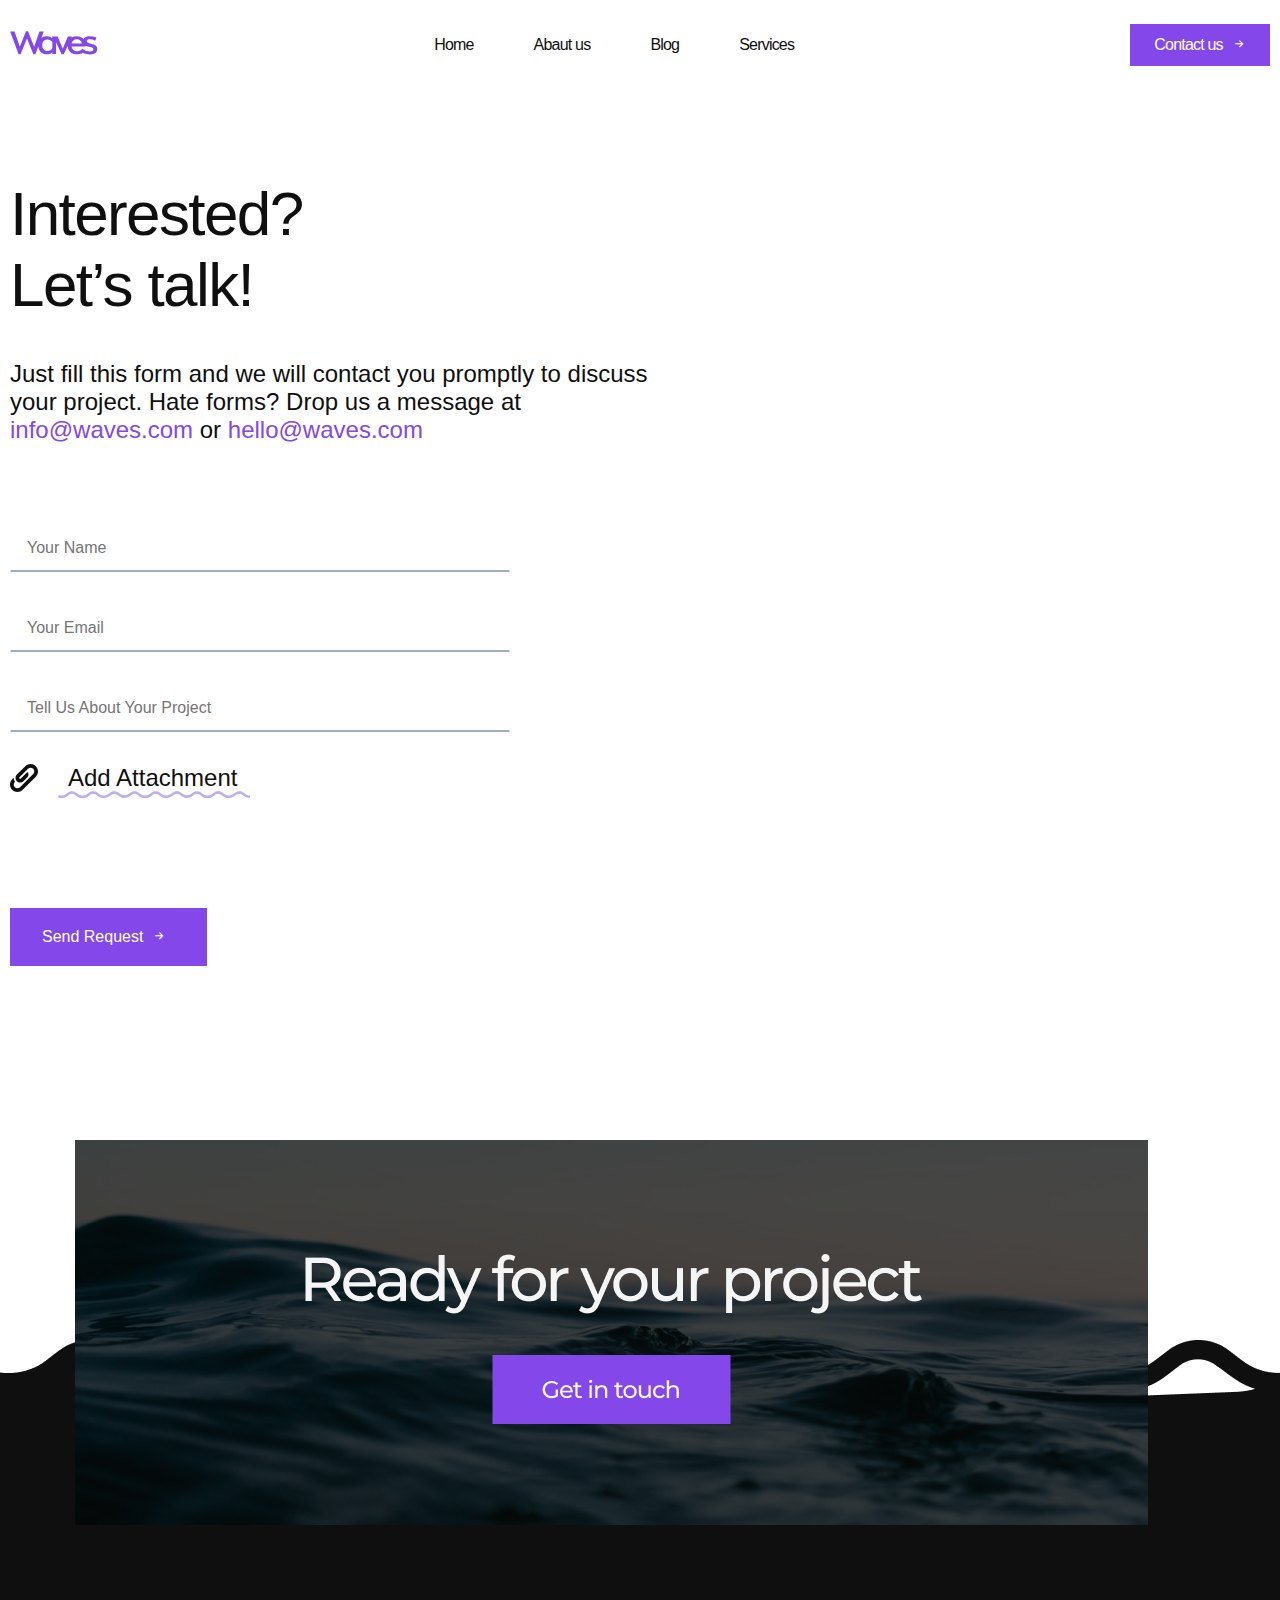
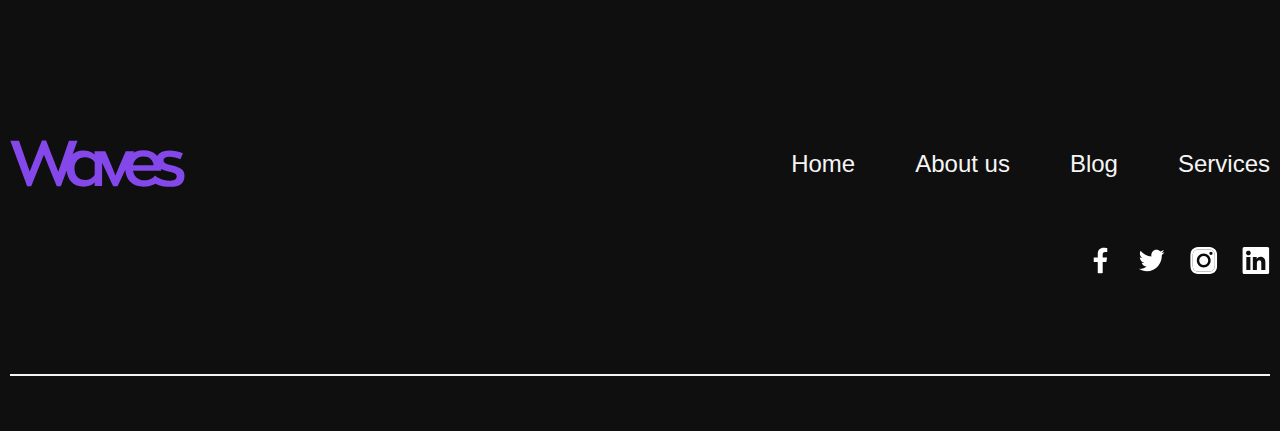
<file: assets/pages/contact/index.html>
<!DOCTYPE html>
<html lang="en">

<head>
    <meta charset="UTF-8">
    <meta name="viewport" content="width=device-width, initial-scale=1.0">
    <!-- LINK BOOTSTRAP ICONS -->
    <link rel="stylesheet" href="https://cdn.jsdelivr.net/npm/bootstrap-icons@1.11.3/font/bootstrap-icons.min.css">
    <!-- LINK CSS -->
    <link rel="stylesheet" href="../../../css/style.min.css">
    <link rel="icon" href="../../../assets/imgs/logo1.svg">
    <title>Contact</title>
</head>

<body>
    <!-- HEADER START -->
    <header>
        <nav class="nav">
            <div class="container">
                <div class="nav--wrapper">
                    <a href="../../../index.html" class="nav--wrapper--logo"><img src="../../../assets/imgs/logo1.svg"
                            alt="logo"></a>
                    <ul class="nav--wrapper--list">
                        <li class="nav--wrapper--list--itim"><a href="../../../index.html"
                                class="nav--wrapper--list--itim-link">Home</a>
                        </li>
                        <li class="nav--wrapper--list--itim"><a href="#" class="nav--wrapper--list--itim-link">Abaut
                                us</a></li>
                        <li class="nav--wrapper--list--itim"><a href="#" class="nav--wrapper--list--itim-link">Blog</a>
                        </li>
                        <li class="nav--wrapper--list--itim"><a href="../serves/index.html"
                                class="nav--wrapper--list--itim-link">Services</a></li>
                    </ul>
                    <button class="nav--wrapper--btn">
                        <a href="#">
                            <span>Contact us</span>
                            <i class="bi bi-arrow-right-short"></i>
                        </a>
                    </button>
                </div>

            </div>
        </nav>
    </header>
    <!-- HEADER END -->
    <!-- MAIN START -->
    <main>
        <!--CONTACT INTRO SECTION START -->
        <section id="contact-intro">
            <div class="container">
                <div class="contact-intro--wrapper">
                    <div class="contact-intro--wrapper--title">
                        <h1>Interested? <br> Let’s talk!</h1>
                        <p>
                            Just fill this form and we will contact you promptly to discuss your project. Hate forms?
                            Drop us a message at <span>info@waves.com</span> or <span>hello@waves.com</span>
                        </p>
                        <form action="#">
                            <input type="text" placeholder="Your Name">
                            <input type="email" placeholder="Your Email">
                            <input type="text" placeholder="Tell Us About Your Project">
                            <p>
                                <svg xmlns="http://www.w3.org/2000/svg" width="28" height="28" viewBox="0 0 28 28" fill="none">
                                    <path d="M25.826 2.17327C24.4303 0.781832 22.5398 0.000488281 20.569 0.000488281C18.5981 0.000488281 16.7077 0.781832 15.3119 2.17327L6.88656 10.6005C6.45309 11.0313 6.10948 11.5439 5.87566 12.1085C5.64183 12.6731 5.52246 13.2785 5.52445 13.8896C5.52445 14.4997 5.6447 15.1038 5.87833 15.6673C6.11196 16.2309 6.45438 16.7429 6.88601 17.174C7.31765 17.6051 7.83003 17.9469 8.39386 18.1798C8.95769 18.4128 9.56191 18.5323 10.172 18.5316C11.3613 18.5316 12.5487 18.0819 13.4555 17.1751L17.3988 13.2337C18.0946 12.5362 18.4854 11.5913 18.4854 10.6061C18.4854 9.6209 18.0946 8.67593 17.3988 7.9785L10.8279 14.5475C10.6535 14.7219 10.4168 14.82 10.1701 14.82C9.92338 14.82 9.68676 14.7219 9.51229 14.5475C9.33782 14.373 9.23981 14.1364 9.23981 13.8896C9.23981 13.6429 9.33782 13.4063 9.51229 13.2318L17.9395 4.80086C18.6381 4.1057 19.5835 3.71545 20.569 3.71545C21.5545 3.71545 22.4999 4.1057 23.1984 4.80086C23.8938 5.49854 24.2843 6.44341 24.2843 7.42845C24.2843 8.41349 23.8938 9.35836 23.1984 10.056L14.7675 18.487L10.0568 23.1977C9.35909 23.8931 8.41421 24.2835 7.42917 24.2835C6.44413 24.2835 5.49926 23.8931 4.80158 23.1977C4.1053 22.5005 3.7142 21.5555 3.7142 20.5701C3.7142 19.5848 4.1053 18.6397 4.80158 17.9425L4.97812 17.7641C4.13082 16.6219 3.67345 15.2375 3.67362 13.8153L2.174 15.3149C0.781875 16.7096 0 18.5996 0 20.5701C0 22.5406 0.781875 24.4307 2.174 25.8253C3.62159 27.2729 5.52631 27.9995 7.42917 27.9995C9.33204 27.9995 11.2368 27.2729 12.6843 25.8253L25.826 12.6836C27.2181 11.289 28 9.39898 28 7.42845C28 5.45792 27.2181 3.5679 25.826 2.17327Z" fill="#0F0F0F"/>
                                </svg>
                                <span>
                                    Add Attachment
                                    <svg xmlns="http://www.w3.org/2000/svg" width="192" height="7" viewBox="0 0 192 7" fill="none">
                                        <path d="M45.783 6.99943C43.9943 7.01983 42.2324 6.57487 40.6761 5.71071C39.9643 5.28293 39.2792 4.81382 38.6238 4.30656C38.3191 4.07576 38.0051 3.84496 37.6418 3.62382C36.9354 3.04575 36.0437 2.72853 35.1231 2.72853C34.2019 2.72853 33.3108 3.04521 32.6039 3.62328C32.2899 3.84442 31.995 4.07522 31.6903 4.30602C31.1993 4.68121 30.7083 5.05639 30.1679 5.40259C28.468 6.44119 26.5056 6.99237 24.5019 6.99237C22.4983 6.99237 20.5355 6.44167 18.8354 5.40313C18.3049 5.05694 17.8534 4.69141 17.3327 4.31622C17.0089 4.0661 16.6746 3.81598 16.3507 3.57552C15.6613 3.05059 14.8135 2.76558 13.9399 2.76558C13.0669 2.76558 12.2185 3.05059 11.5292 3.57552C11.1559 3.82564 10.8123 4.09508 10.4589 4.364C10.1054 4.63344 9.47684 5.1047 8.95622 5.45091C6.26486 7.05306 2.99438 7.42557 0 6.47072L0.775982 4.11448C3.07438 4.84499 5.58266 4.56051 7.64972 3.33512C8.12102 3.03669 8.54353 2.70016 8.97537 2.37328C9.4072 2.04641 9.75135 1.77697 10.1635 1.49785C11.2809 0.68522 12.6367 0.246166 14.0286 0.246166C15.42 0.246166 16.7753 0.68522 17.8927 1.49785C18.2659 1.75763 18.6292 2.03675 18.9827 2.30565C19.3361 2.57509 19.8469 2.96906 20.3182 3.26749C21.6055 4.03987 23.0857 4.44834 24.5948 4.44834C26.1047 4.44834 27.5847 4.03987 28.872 3.26749C29.3532 2.95994 29.7856 2.62287 30.2174 2.30565C30.6492 1.98843 30.8657 1.80541 31.1995 1.56495C32.3404 0.694893 33.7455 0.223633 35.1912 0.223633C36.6374 0.223633 38.0419 0.69543 39.1834 1.56549C39.5271 1.80595 39.8515 2.05607 40.1655 2.29653C40.742 2.74793 41.3454 3.16498 41.9723 3.54661C44.092 4.68182 46.6272 4.79937 48.8466 3.86382C49.8292 3.37163 50.7603 2.78496 51.6256 2.11354L52.372 1.57465C53.5201 0.70781 54.9291 0.237083 56.379 0.237083C57.8285 0.237083 59.2375 0.70781 60.3856 1.57465L61.3677 2.27671C61.908 2.69054 62.4281 3.07485 62.9882 3.43071C64.1609 4.14887 65.5359 4.48594 66.9163 4.39309L67.0046 6.86475C65.1112 6.96565 63.2337 6.48474 61.6329 5.48959C60.9846 5.07576 60.3955 4.63348 59.8359 4.21053L58.9421 3.54712C58.222 2.9932 57.3331 2.69154 56.418 2.69154C55.5028 2.69154 54.614 2.99265 53.8944 3.54658L53.1678 4.06614C52.1715 4.83583 51.099 5.50616 49.9663 6.06664C48.6588 6.67584 47.2303 6.9946 45.783 6.99943Z" fill="#BDB0EC"/>
                                        <path d="M108.281 6.99943C106.492 7.01983 104.73 6.57487 103.174 5.71071C102.462 5.28293 101.777 4.81382 101.122 4.30656C100.817 4.07576 100.503 3.84496 100.139 3.62382C99.4331 3.04575 98.5414 2.72853 97.6208 2.72853C96.6996 2.72853 95.8085 3.04521 95.1016 3.62328C94.7876 3.84442 94.4928 4.07522 94.1881 4.30602C93.697 4.68121 93.206 5.05639 92.6656 5.40259C90.9657 6.44119 89.0033 6.99237 86.9997 6.99237C84.996 6.99237 83.0332 6.44167 81.3331 5.40313C80.8027 5.05694 80.3511 4.69141 79.8305 4.31622C79.5066 4.0661 79.1723 3.81598 78.8484 3.57552C78.159 3.05059 77.3112 2.76558 76.4376 2.76558C75.5647 2.76558 74.7163 3.05059 74.0269 3.57552C73.6537 3.82564 73.3101 4.09508 72.9566 4.364C72.6031 4.63344 71.9746 5.1047 71.4539 5.45091C68.7626 7.05306 65.5218 7.62835 62.4977 5.65376L63.0017 3.57552C65.5218 4.66646 68.0804 4.56051 70.1474 3.33512C70.6187 3.03669 71.0413 2.70016 71.4731 2.37328C71.9049 2.04641 72.2491 1.77697 72.6612 1.49785C73.7786 0.68522 75.1344 0.246166 76.5264 0.246166C77.9178 0.246166 79.273 0.68522 80.3904 1.49785C80.7636 1.75763 81.1269 2.03675 81.4804 2.30565C81.8339 2.57509 82.3446 2.96906 82.8159 3.26749C84.1032 4.03987 85.5834 4.44834 87.0926 4.44834C88.6024 4.44834 90.0825 4.03987 91.3698 3.26749C91.8509 2.95994 92.2833 2.62287 92.7151 2.30565C93.147 1.98843 93.3634 1.80541 93.6972 1.56495C94.8381 0.694893 96.2432 0.223633 97.6889 0.223633C99.1352 0.223633 100.54 0.69543 101.681 1.56549C102.025 1.80595 102.349 2.05607 102.663 2.29653C103.24 2.74793 103.843 3.16498 104.47 3.54661C106.59 4.68182 109.125 4.79937 111.344 3.86382C112.327 3.37163 113.258 2.78496 114.123 2.11354L114.87 1.57465C116.018 0.70781 117.427 0.237083 118.877 0.237083C120.326 0.237083 121.735 0.70781 122.883 1.57465L123.865 2.27671C124.406 2.69054 124.926 3.07485 125.486 3.43071C126.659 4.14887 128.034 4.48594 129.414 4.39309L129.502 6.86475C127.609 6.96565 125.731 6.48474 124.131 5.48959C123.482 5.07576 122.893 4.63348 122.334 4.21053L121.44 3.54712C120.72 2.9932 119.831 2.69154 118.916 2.69154C118.001 2.69154 117.112 2.99265 116.392 3.54658L115.665 4.06614C114.669 4.83583 113.597 5.50616 112.464 6.06664C111.156 6.67584 109.728 6.9946 108.281 6.99943Z" fill="#BDB0EC"/>
                                        <path d="M170.778 6.99943C168.99 7.01983 167.228 6.57487 165.672 5.71071C164.96 5.28293 164.275 4.81382 163.619 4.30656C163.315 4.07576 163.001 3.84496 162.637 3.62382C161.931 3.04575 161.039 2.72853 160.119 2.72853C159.197 2.72853 158.306 3.04521 157.599 3.62328C157.285 3.84442 156.99 4.07522 156.686 4.30602C156.195 4.68121 155.704 5.05639 155.163 5.40259C153.463 6.44119 151.501 6.99237 149.497 6.99237C147.494 6.99237 145.531 6.44167 143.831 5.40313C143.3 5.05694 142.849 4.69141 142.328 4.31622C142.004 4.0661 141.67 3.81598 141.346 3.57552C140.657 3.05059 139.809 2.76558 138.935 2.76558C138.062 2.76558 137.214 3.05059 136.525 3.57552C136.151 3.82564 135.808 4.09508 135.454 4.364C135.101 4.63344 134.472 5.1047 133.952 5.45091C131.26 7.05306 128.02 7.62835 124.995 5.65376L125.499 3.57552C128.02 4.66646 130.578 4.56051 132.645 3.33512C133.116 3.03669 133.539 2.70016 133.971 2.37328C134.403 2.04641 134.747 1.77697 135.159 1.49785C136.276 0.68522 137.632 0.246166 139.024 0.246166C140.415 0.246166 141.771 0.68522 142.888 1.49785C143.261 1.75763 143.625 2.03675 143.978 2.30565C144.332 2.57509 144.842 2.96906 145.314 3.26749C146.601 4.03987 148.081 4.44834 149.59 4.44834C151.1 4.44834 152.58 4.03987 153.867 3.26749C154.349 2.95994 154.781 2.62287 155.213 2.30565C155.645 1.98843 155.861 1.80541 156.195 1.56495C157.336 0.694893 158.741 0.223633 160.187 0.223633C161.633 0.223633 163.037 0.69543 164.179 1.56549C164.522 1.80595 164.847 2.05607 165.161 2.29653C165.737 2.74793 166.341 3.16498 166.968 3.54661C169.087 4.68182 171.623 4.79937 173.842 3.86382C174.825 3.37163 175.756 2.78496 176.621 2.11354L177.367 1.57465C178.516 0.70781 179.925 0.237083 181.374 0.237083C182.824 0.237083 184.233 0.70781 185.381 1.57465L186.363 2.27671C186.903 2.69054 187.424 3.07485 187.984 3.43071C189.156 4.14887 190.531 4.48594 191.912 4.39309L192 6.86475C190.107 6.96565 188.229 6.48474 186.628 5.48959C185.98 5.07576 185.391 4.63348 184.831 4.21053L183.938 3.54712C183.217 2.9932 182.329 2.69154 181.413 2.69154C180.498 2.69154 179.609 2.99265 178.89 3.54658L178.163 4.06614C177.167 4.83583 176.094 5.50616 174.962 6.06664C173.654 6.67584 172.226 6.9946 170.778 6.99943Z" fill="#BDB0EC"/>
                                    </svg>
                                </span>
                            </p>
                            <button>
                                <span>Send Request</span>
                                <i class="bi bi-arrow-right-short"></i>
                            </button>
                        </form>
                    </div>
                </div>
            </div>
        </section>
        <!--CONTACT INTRO SECTION END -->
    </main>
    <!-- MAIN END -->
    <!-- FOOTER START -->
    <footer>
        <div class="container">
            <div class="footer--wrap">
                <img class="footer--wrap--imgs" src="../../../assets/imgs/Frame1.png" alt="Frame1">
                <div class="footer--wrap--top">
                    <img src="../../../assets/imgs/logo2.svg" alt="logo2">
                    <ul class="footer--wrap--top--list">
                        <li class="footer--wrap--top--list--itim"><a href="../../../index.html"
                                class="footer--wrap--top--list--itim-link">Home</a></li>
                        <li class="footer--wrap--top--list--itim"><a href="#"
                                class="footer--wrap--top--list--itim-link">About us</a></li>
                        <li class="footer--wrap--top--list--itim"><a href="#"
                                class="footer--wrap--top--list--itim-link">Blog</a></li>
                        <li class="footer--wrap--top--list--itim"><a href="../serves/index.html"
                                class="footer--wrap--top--list--itim-link">Services</a></li>
                    </ul>
                </div>
                <div class="footer--wrap--botton">
                    <img src="../../../assets/imgs/Facebook.svg" alt="Facebook">
                    <img src="../../../assets/imgs/Twitter.svg" alt="Twitter">
                    <img src="../../../assets/imgs/Instagram.svg" alt="Insights">
                    <img src="../../../assets/imgs/LinkedIn.svg" alt="LinkedIn">
                </div>
            </div>
        </div>
    </footer>
    <!-- FOOTER END -->
</body>

</html>
</file>
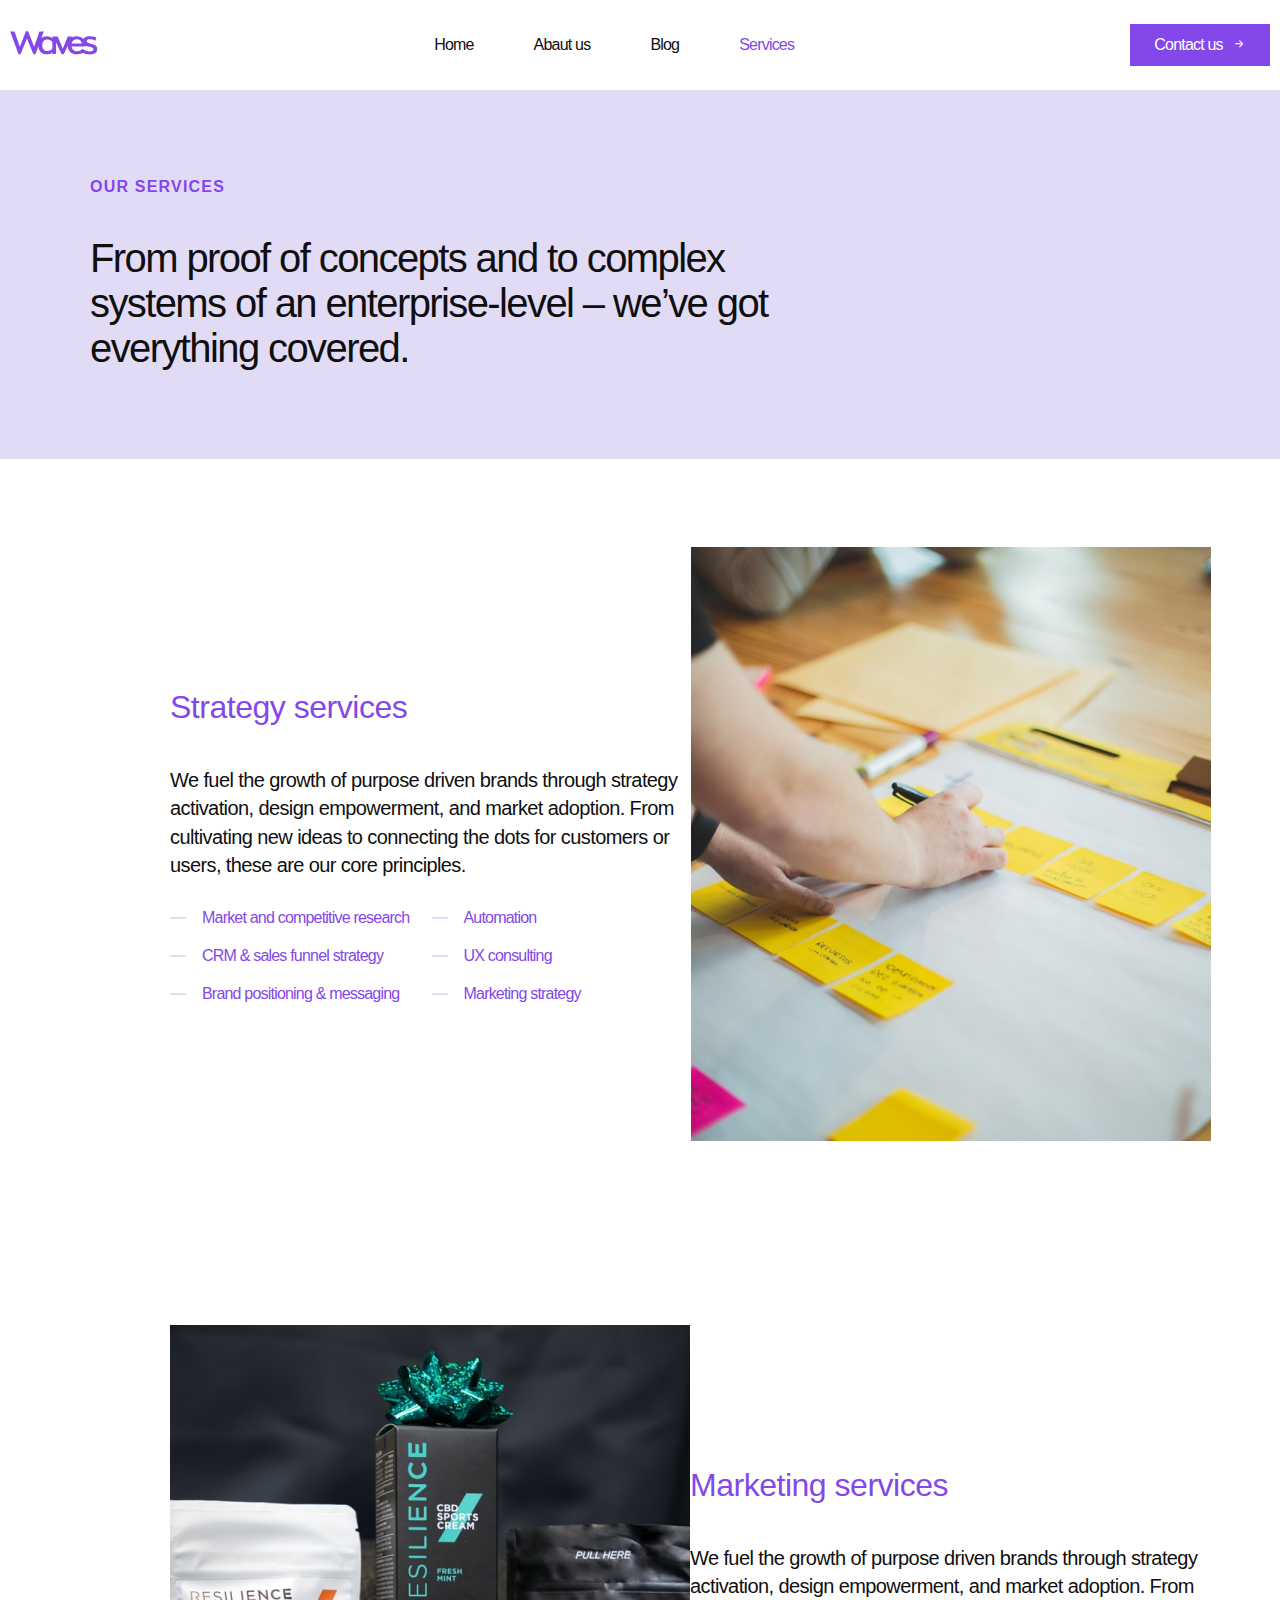
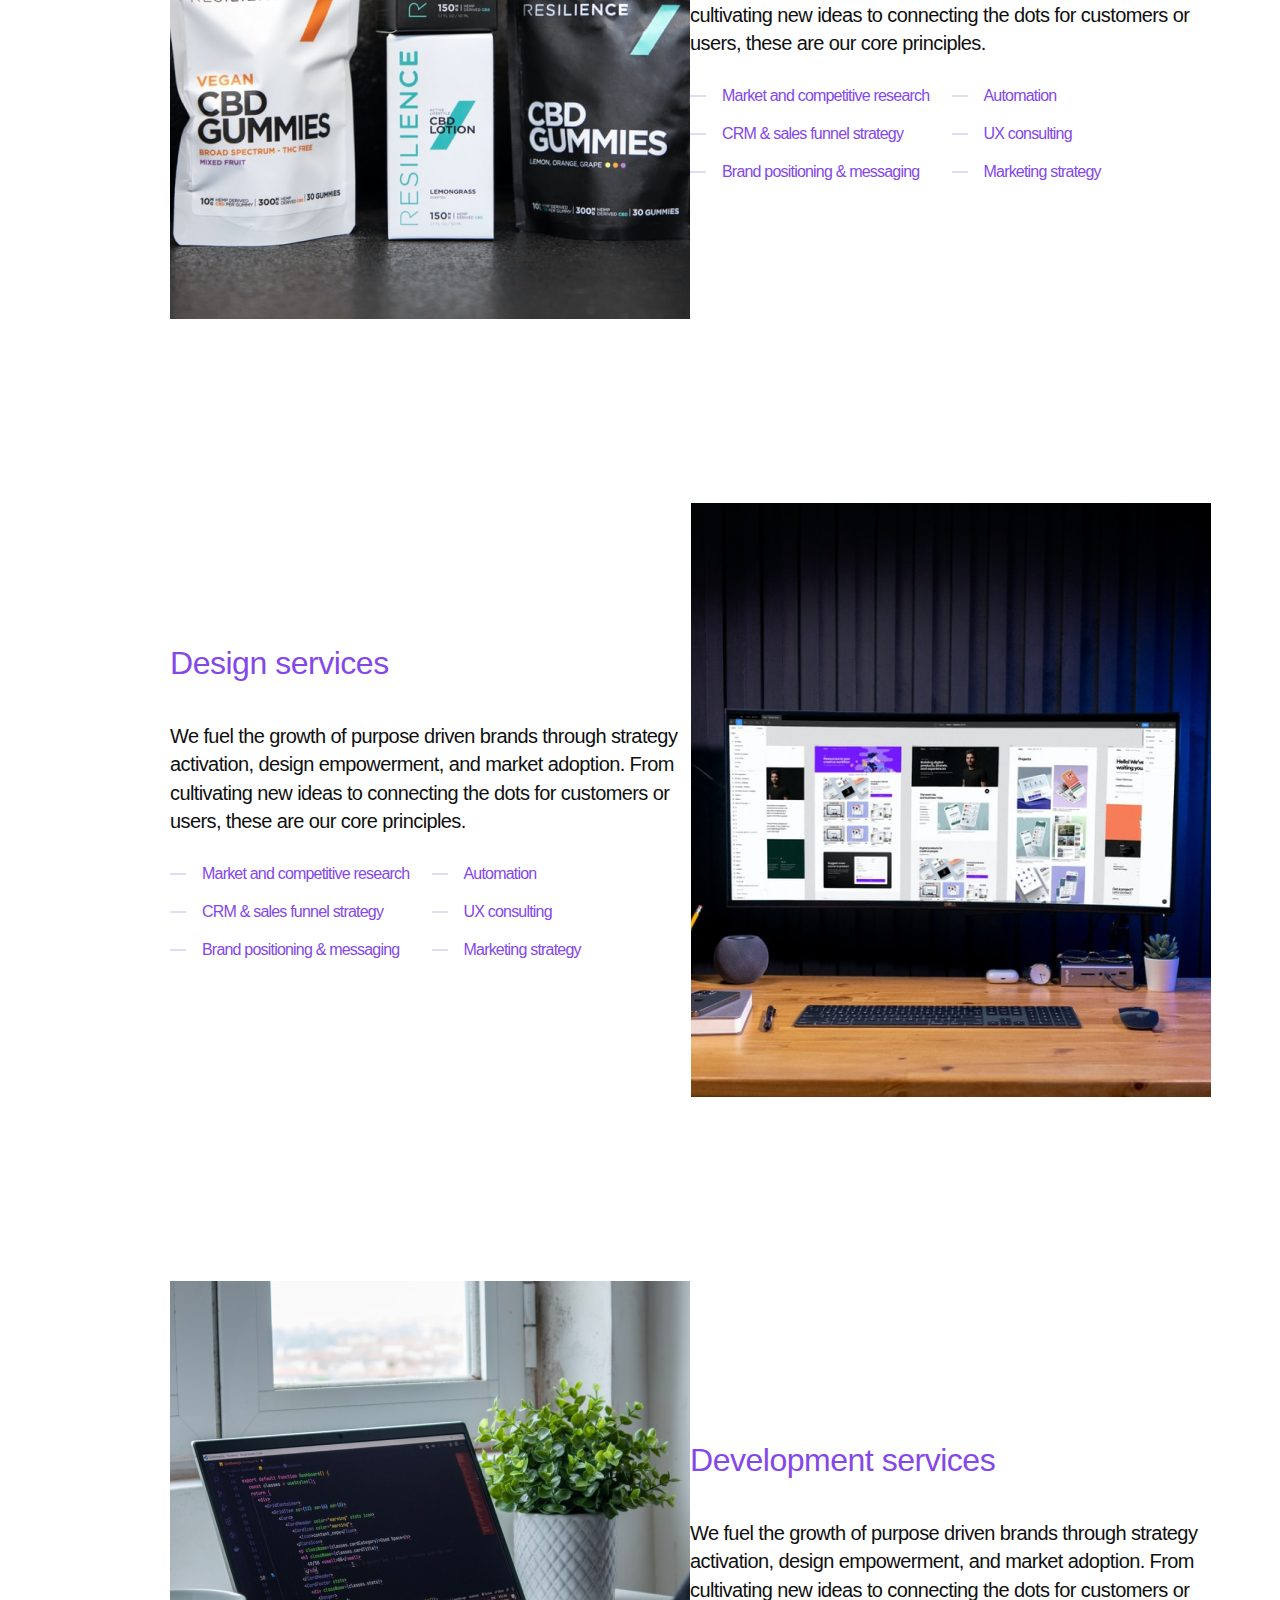
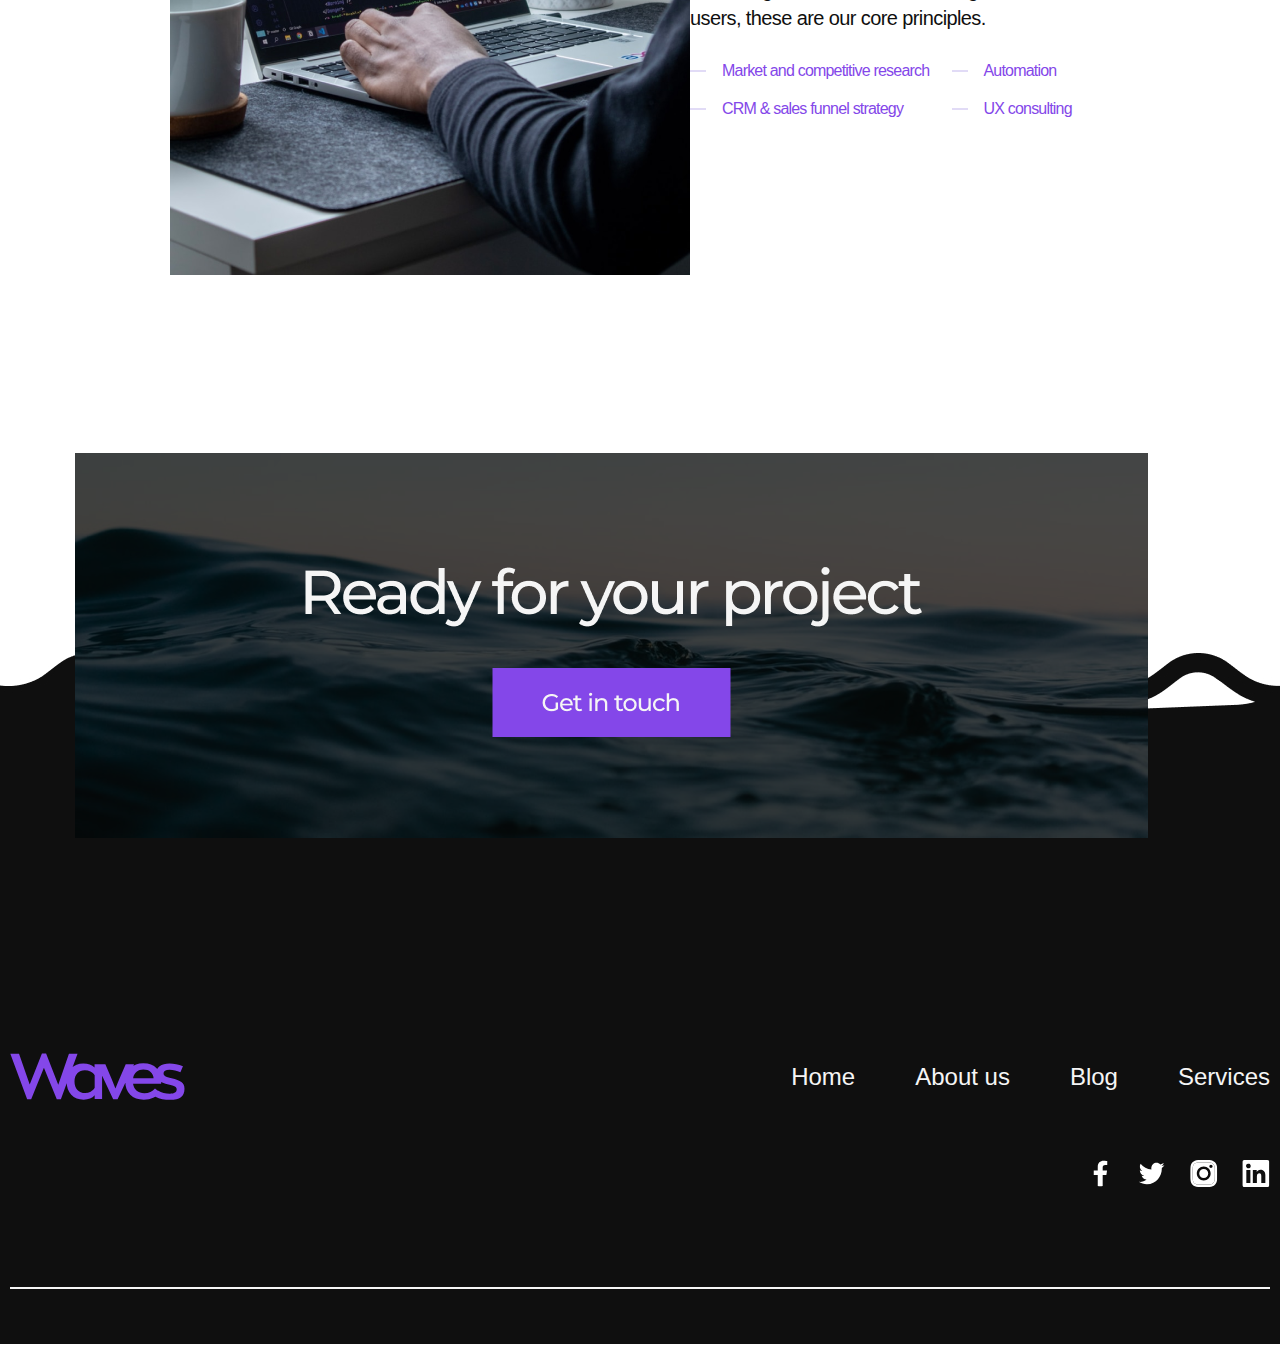
<file: assets/pages/serves/index.html>
<!DOCTYPE html>
<html lang="en">

<head>
    <meta charset="UTF-8">
    <meta name="viewport" content="width=device-width, initial-scale=1.0">
    <!-- LINK BOOTSTRAP ICONS -->
    <link rel="stylesheet" href="https://cdn.jsdelivr.net/npm/bootstrap-icons@1.11.3/font/bootstrap-icons.min.css">
    <!-- LINK CSS -->
    <link rel="stylesheet" href="../../../css/style.min.css">
    <link rel="icon" href="../../../assets/imgs/logo1.svg">
    <title>Serves</title>
</head>

<body>
    <!-- HEADER START -->
    <header>
        <nav class="nav">
            <div class="container">
                <div class="nav--wrapper">
                    <a href="../../../index.html" class="nav--wrapper--logo"><img src="../../../assets/imgs/logo1.svg"
                            alt="logo"></a>
                    <ul class="nav--wrapper--list">
                        <li class="nav--wrapper--list--itim"><a href="../../../index.html"
                                class="nav--wrapper--list--itim-link">Home</a>
                        </li>
                        <li class="nav--wrapper--list--itim"><a href="#" class="nav--wrapper--list--itim-link">Abaut
                                us</a></li>
                        <li class="nav--wrapper--list--itim"><a href="#" class="nav--wrapper--list--itim-link">Blog</a>
                        </li>
                        <li class="nav--wrapper--list--itim"><a href="./assets/pages/serves/index.html"
                                class="nav--wrapper--list--itim-link activ">Services</a></li>
                    </ul>
                    <button class="nav--wrapper--btn">
                        <a href="../contact/index.html">
                            <span>Contact us</span>
                            <i class="bi bi-arrow-right-short"></i>
                        </a>
                    </button>
                </div>

            </div>
        </nav>
    </header>
    <!-- HEADER END -->
    <!-- MAIN START -->
    <main>
        <!--SERVES INTRO SECTION START -->
        <section id="serves-intro">
            <div class="container">
                <div class="serves-intro--wrapper">
                    <div class="serves-intro--wrapper--title">
                        <p>OUR SERVICES</p>
                        <h1>
                            From proof of concepts and to complex systems of an enterprise-level – we’ve got everything
                            covered.
                        </h1>
                    </div>
                </div>
            </div>
        </section>
        <!--SERVES INTRO SECTION END -->
        <!-- SERVES MAIN SECTION START -->
        <section id="serves-main">
            <div class="container">
                <div class="serves-main--wrapper">
                    <div class="serves-main--wrapper--card">
                        <div class="serves-main--wrapper--card--text">
                            <h1>
                                Strategy services
                            </h1>
                            <p>
                                We fuel the growth of purpose driven brands through strategy activation, design
                                empowerment, and market adoption. From cultivating new ideas to connecting the dots for
                                customers or users, these are our core principles.
                            </p>
                            <ul>
                                <li>Market and competitive research</li>
                                <li>Automation</li>
                                <li>CRM & sales funnel strategy</li>
                                <li>UX consulting</li>
                                <li>Brand positioning & messaging</li>
                                <li>Marketing strategy</li>
                            </ul>
                        </div>
                        <div class="serves-main--wrapper--card--img">
                            <img src="../../../assets/imgs/servesimg1.png" alt="serve-img1">
                        </div>
                    </div>
                    <div class="serves-main--wrapper--card">
                        <div class="serves-main--wrapper--card--img">
                            <img src="../../../assets/imgs/servesimg2.png" alt="serve-img1">
                        </div>
                        <div class="serves-main--wrapper--card--text">
                            <h1>
                                Marketing services
                            </h1>
                            <p>
                                We fuel the growth of purpose driven brands through strategy activation, design
                                empowerment, and market adoption. From cultivating new ideas to connecting the dots for
                                customers or users, these are our core principles.
                            </p>
                            <ul>
                                <li>Market and competitive research</li>
                                <li>Automation</li>
                                <li>CRM & sales funnel strategy</li>
                                <li>UX consulting</li>
                                <li>Brand positioning & messaging</li>
                                <li>Marketing strategy</li>
                            </ul>
                        </div>
                    </div>
                    <div class="serves-main--wrapper--card">
                        <div class="serves-main--wrapper--card--text">
                            <h1>
                                Design services
                            </h1>
                            <p>
                                We fuel the growth of purpose driven brands through strategy activation, design
                                empowerment, and market adoption. From cultivating new ideas to connecting the dots for
                                customers or users, these are our core principles.
                            </p>
                            <ul>
                                <li>Market and competitive research</li>
                                <li>Automation</li>
                                <li>CRM & sales funnel strategy</li>
                                <li>UX consulting</li>
                                <li>Brand positioning & messaging</li>
                                <li>Marketing strategy</li>
                            </ul>
                        </div>
                        <div class="serves-main--wrapper--card--img">
                            <img src="../../../assets/imgs/servesimg3.png" alt="serve-img1">
                        </div>
                    </div>
                    <div class="serves-main--wrapper--card">
                        <div class="serves-main--wrapper--card--img">
                            <img src="../../../assets/imgs/servesimg4.png" alt="serve-img1">
                        </div>
                        <div class="serves-main--wrapper--card--text">
                            <h1>
                                Development services
                            </h1>
                            <p>
                                We fuel the growth of purpose driven brands through strategy activation, design
                                empowerment, and market adoption. From cultivating new ideas to connecting the dots for
                                customers or users, these are our core principles.
                            </p>
                            <ul>
                                <li>Market and competitive research</li>
                                <li>Automation</li>
                                <li>CRM & sales funnel strategy</li>
                                <li>UX consulting</li>
                            </ul>
                        </div>
                    </div>
                </div>
            </div>
        </section>
        <!-- SERVES MAIN SECTION END -->
    </main>
    <!-- MAIN END -->
    <!-- FOOTER START -->
    <footer>
        <div class="container">
            <div class="footer--wrap">
                <img class="footer--wrap--imgs" src="../../../assets/imgs/Frame1.png" alt="Frame1">
                <div class="footer--wrap--top">
                    <img src="../../../assets/imgs/logo2.svg" alt="logo2">
                    <ul class="footer--wrap--top--list">
                        <li class="footer--wrap--top--list--itim"><a href="../../../index.html"
                                class="footer--wrap--top--list--itim-link">Home</a></li>
                        <li class="footer--wrap--top--list--itim"><a href="#"
                                class="footer--wrap--top--list--itim-link">About us</a></li>
                        <li class="footer--wrap--top--list--itim"><a href="#"
                                class="footer--wrap--top--list--itim-link">Blog</a></li>
                        <li class="footer--wrap--top--list--itim"><a href="./index.html"
                                class="footer--wrap--top--list--itim-link">Services</a></li>
                    </ul>
                </div>
                <div class="footer--wrap--botton">
                    <img src="../../../assets/imgs/Facebook.svg" alt="Facebook">
                    <img src="../../../assets/imgs/Twitter.svg" alt="Twitter">
                    <img src="../../../assets/imgs/Instagram.svg" alt="Insights">
                    <img src="../../../assets/imgs/LinkedIn.svg" alt="LinkedIn">
                </div>
            </div>
        </div>
    </footer>
    <!-- FOOTER END -->
</body>

</html>
</file>
<file: css/style.min.css>
@font-face{font-display:swap;font-family:"Montserrat";font-style:normal;font-weight:400;src:url("../../assets/fonts/montserrat-v26-latin-regular.woff2") format("woff2")}@font-face{font-display:swap;font-family:"Montserrat";font-style:normal;font-weight:500;src:url("../../assets/fonts/montserrat-v26-latin-500.woff2") format("woff2")}@font-face{font-display:swap;font-family:"Montserrat";font-style:normal;font-weight:600;src:url("../../assets/fonts/montserrat-v26-latin-600.woff2") format("woff2")}*{margin:0;padding:0;box-sizing:border-box;font-family:sans-serif;scroll-behavior:smooth}a{text-decoration:none}ul{list-style:none}#intro .intro--wrapper--card div button:nth-child(1),header .nav--wrapper--btn,.btn-warning,.btn-danger,.btn-success,.btn-primary{padding:12px 24px;display:grid;place-content:center;border:none;color:#fff;transition:all .2s linear;box-shadow:#8447e9;background-color:#8447e9;cursor:pointer}#intro .intro--wrapper--card div button:nth-child(1):hover,header .nav--wrapper--btn:hover,.btn-warning:hover,.btn-danger:hover,.btn-success:hover,.btn-primary:hover{transition:all .2s linear;background-color:#9e7fd1;color:#ebebeb}#intro .intro--wrapper--card div button:nth-child(1):active,header .nav--wrapper--btn:active{color:#ebebeb;box-shadow:#8447e9;background-color:#8447e9}.card,.box{background-color:#ede0e0;box-shadow:0 0 10px #5d5d5d;margin:10px;border-radius:12px;transition:all .2s ease}.card:hover,.box:hover{box-shadow:0 0 20px #5d5d5d;background-color:azure}.box{width:200px;height:200px}.card{width:400px;height:400px}.wrapper-card{width:300px;height:450px;background-color:red;box-shadow:0 0 20px silver;border-radius:10px 20px 30px;margin:10px;transition:all .2s ease;background-color:lime}.btn-success{background-color:teal}.btn-danger{background-color:crimson}.btn-warning{background-color:#ffd900}.container{max-width:1300px;margin:0 auto;padding:0 10px}header .nav--wrapper{display:flex;align-items:center;justify-content:space-between;padding:24px 0px}header .nav--wrapper--logo{cursor:pointer}header .nav--wrapper--list{display:flex;align-items:center;gap:60px}header .nav--wrapper--list .activ{color:#8447e9 !important}header .nav--wrapper--list--itim-link{color:#0f0f0f;font-size:16px;font-weight:500;letter-spacing:-0.8px;transition:all .2s linear}header .nav--wrapper--list--itim-link:hover{color:#8447e9;transition:all .2s linear}header .nav--wrapper--btn a{display:flex;align-items:center;gap:8px;color:#fff;font-size:16px;font-style:normal;font-weight:500;line-height:normal;letter-spacing:-0.8px}footer{width:100%;height:700px;background-image:url(../../assets/imgs/bg-footer.jpg);background-repeat:repeat-x;margin-top:286px}footer .footer--wrap{position:relative;padding-bottom:100px;border-bottom:2px solid #f5f5f5}footer .footer--wrap--imgs{position:absolute;top:-200px;left:65px}footer .footer--wrap--top{padding-top:400px;display:flex;align-items:center;justify-content:space-between;margin-bottom:60px}footer .footer--wrap--top--list{display:flex;align-items:center;gap:60px}footer .footer--wrap--top--list--itim-link{color:#f5f5f5;font-size:24px;font-style:normal;font-weight:400;line-height:normal;transition:all .2s linear}footer .footer--wrap--top--list--itim-link:hover{transition:all .2s linear;color:#8447e9}footer .footer--wrap--botton{display:flex;align-items:center;justify-content:end;gap:24px}.popup--wrap{position:fixed;top:0;left:0;width:100%;height:100%;display:flex;align-items:center;justify-content:center;z-index:99;background:rgba(0,0,0,.7)}.popup--wrap--menu{display:flex;align-items:center;justify-content:center;padding:60px;border-radius:20px;background:#fff;position:relative}.popup--wrap--menu .video{border-radius:15px}.popup--wrap--menu button{position:absolute;top:20px;right:20px;cursor:pointer;border:none;background:rgba(0,0,0,0);border:1px solid rgba(0,0,0,0);transition:all .2s linear;border-radius:3px;padding:3px 5px}.popup--wrap--menu button:hover{border:1px solid #b6b4b4;transition:all .2s linear}.popup--wrap--menu button:active{box-shadow:0px 4px 4px silver}.popup{display:none !important}#intro{display:flex;padding:158px 0px 100px 0px;justify-content:center;align-items:center}#intro .intro--wrapper--card h1{width:608px;color:#000;text-align:center;font-size:62px;font-style:normal;font-weight:600;line-height:normal;letter-spacing:-3.41px;margin-bottom:72px}#intro .intro--wrapper--card h1 span{color:#8447e9;position:relative}#intro .intro--wrapper--card h1 span svg{position:absolute;bottom:-2px;left:0}#intro .intro--wrapper--card div{display:flex;align-items:center;justify-content:center;gap:48px}#intro .intro--wrapper--card div button:nth-child(1) a{display:flex;align-items:center;gap:8px;color:#fff;font-size:16px;font-style:normal;font-weight:500;line-height:normal;letter-spacing:-0.8px}#intro .intro--wrapper--card div button:nth-child(2){border:none;background-color:rgba(0,0,0,0);display:flex;align-items:center;gap:16px;cursor:pointer;color:#0f0f0f;font-size:12px;font-style:normal;font-weight:500;line-height:normal}#second{width:100%;padding:88px 0px}#second h1{width:711px;color:#000;text-align:center;font-size:40px;font-style:normal;font-weight:500;line-height:normal;letter-spacing:-1.6px;margin:0px auto 80px}#second .second--wrapper--swiperwrap--swiper{overflow-x:hidden}#second .second--wrapper--swiperwrap--swiper-top{display:flex;align-items:center;gap:20px;margin-left:300px;transform:translateX(0px);animation:move 5.5s infinite}#second .second--wrapper--swiperwrap--swiper-top img{display:flex;padding:16px 24px;justify-content:center;align-items:center;border-radius:10px;border:1px solid #a1aebf;transition:all .1s linear;cursor:pointer}#second .second--wrapper--swiperwrap--swiper-top img:hover{background:#a1aebf;transition:all .1s linear}#second .second--wrapper--swiperwrap--swiper-botton{display:flex;align-items:center;gap:20px;margin-top:20px;transform:translateX(-2450px);animation:move2 5s infinite}#second .second--wrapper--swiperwrap--swiper-botton img{display:flex;padding:16px 24px;justify-content:center;align-items:center;border-radius:10px;border:1px solid #a1aebf;transition:all .1s linear;cursor:pointer}#second .second--wrapper--swiperwrap--swiper-botton img:hover{background:#a1aebf;transition:all .1s linear}@keyframes move{0%{transform:translateX(0)}10%{transform:translateX(-350px)}15%{transform:translateX(-700px)}20%{transform:translateX(-1050px)}25%{transform:translateX(-1400px)}30%{transform:translateX(-1750px)}30%{transform:translateX(-2100px)}40%{transform:translateX(-2450px)}45%{transform:translateX(-2800px);opacity:1}50%{transform:translateX(-2800px);opacity:0}60%{opacity:0;transform:translateX(1100px)}70%{opacity:1;transform:translateX(1000px)}80%{opacity:1;transform:translateX(660px)}90%{opacity:1;transform:translateX(330px)}100%{opacity:1;transform:translateX(0px)}}@keyframes move2{0%{transform:translateX(-1700px)}10%{transform:translateX(-1350px)}15%{transform:translateX(-1000px)}20%{transform:translateX(-650px)}25%{transform:translateX(-300px)}30%{transform:translateX(0px)}35%{transform:translateX(350px)}40%{transform:translateX(700px);opacity:1}45%{transform:translateX(1100px);opacity:1}50%{transform:translateX(1450px);opacity:1}50%{transform:translateX(1800px);opacity:0}60%{opacity:0;transform:translateX(-25000px)}70%{opacity:1;transform:translateX(-2250px)}80%{opacity:1;transform:translateX(-2000px)}90%{opacity:1;transform:translateX(-1850px)}100%{opacity:1;transform:translateX(-1700px)}}#third{width:100%;padding:88px 0px 140px}#third .third--wrap{padding:0px 80px}#third .third--wrap p{color:#8447e9;font-size:16px;font-weight:600;letter-spacing:1.2px;margin-bottom:24px}#third .third--wrap h1{width:742px;color:#000;font-size:40px;font-style:normal;font-weight:500;line-height:normal;letter-spacing:-1.6px;margin-bottom:88px}#third .third--wrap--cards{display:grid;grid-template-columns:repeat(3, 1fr);row-gap:64px;column-gap:90px;position:relative}#third .third--wrap--cards-card h3{color:#8447e9;font-size:32px;font-style:normal;font-weight:500;line-height:normal;letter-spacing:-0.48px;margin:32px 0px}#third .third--wrap--cards-card p{width:280px;color:#3f3f3f;font-size:16px;font-style:normal;font-weight:400;line-height:normal;letter-spacing:-0.8px}#third .third--wrap--cards-card h4{color:#0f0f0f;font-size:16px;font-weight:500;letter-spacing:-0.8px;position:relative}#third .third--wrap--cards-card h4 svg{position:absolute;bottom:-4px;left:-2px}#third .third--wrap--cards button{position:absolute;right:0;bottom:0;padding:20px 32px;border:1px solid #8447e9;background-color:rgba(0,0,0,0);cursor:pointer;transition:all .2s linear}#third .third--wrap--cards button:hover{transition:all .2s linear;background-color:#8447e9}#third .third--wrap--cards button:hover a{color:#fff}#third .third--wrap--cards button:active{transition:all .2s linear;background-color:rgba(0,0,0,0)}#third .third--wrap--cards button:active a{color:#8447e9}#third .third--wrap--cards button a{display:flex;align-items:center;gap:8px;color:#8447e9;font-size:16px;font-weight:500}#fourth{width:100%;padding:136px 0px;background:#8447e9}#fourth .fourth--wrap{padding:0px 80px}#fourth .fourth--wrap p{color:#fff;font-size:16px;font-weight:600;letter-spacing:1.2px;margin-bottom:24px}#fourth .fourth--wrap h1{width:750px;color:#fff;font-size:40px;font-weight:500;letter-spacing:-1.6px;margin-bottom:91px}#fourth .fourth--wrap h1 span{position:relative}#fourth .fourth--wrap h1 span svg{position:absolute;bottom:-3px;left:-2px}#fourth .fourth--wrap--cards{display:grid;grid-template-columns:repeat(2, 1fr);row-gap:64px;column-gap:34px}#fourth .fourth--wrap--cards--card{width:523px}#fourth .fourth--wrap--cards--card img{width:100%}#fourth .fourth--wrap--cards--card p{display:flex;align-items:center;justify-content:space-between;color:#fff;font-size:32px;font-style:normal;font-weight:600;line-height:normal;margin-top:32px}#fourth .fourth--wrap--cards--card p span:nth-child(2){color:#bdb0ec;font-size:16px;font-style:normal;font-weight:600;line-height:normal}#fourth .fourth--wrap button{background:rgba(0,0,0,0);padding:20px 32px;border:1px solid #f5f5f5;cursor:pointer;transition:all .2s linear;margin-top:88px}#fourth .fourth--wrap button:hover{background:#f5f5f5;transition:all .2s linear}#fourth .fourth--wrap button:hover a{color:#8447e9}#fourth .fourth--wrap button:active{background:rgba(0,0,0,0);transition:all .2s linear}#fourth .fourth--wrap button:active a{color:#f5f5f5}#fourth .fourth--wrap button a{display:flex;align-items:center;gap:8px;color:#f5f5f5;font-size:16px;font-weight:500;letter-spacing:-0.8px}#fifth{width:100%;padding:116px 0px 136px}#fifth .fifth--wrap{padding:0px 80px}#fifth .fifth--wrap h1{color:#000;font-size:40px;font-style:normal;font-weight:500;line-height:normal;letter-spacing:-1.6px;margin-bottom:80px}#fifth .fifth--wrap--card{padding:32px 36px;gap:8px;background:#e1dbf6;position:relative;display:flex;align-items:center;gap:60px}#fifth .fifth--wrap--card-titil h2{width:517px;color:#0f0f0f;font-size:24px;font-style:normal;font-weight:500;line-height:normal;letter-spacing:-0.48px;margin-bottom:48px}#fifth .fifth--wrap--card-titil h4{color:#8447e9;font-size:16px;font-style:normal;font-weight:500;line-height:normal;letter-spacing:-0.8px}#fifth .fifth--wrap--card-titil p{color:#0f0f0f;font-size:12px;font-style:normal;font-weight:500;line-height:normal;display:flex;align-items:center;gap:8px;margin-top:4px}#fifth .fifth--wrap--card-titil p span{font-weight:400}#fifth .fifth--wrap--card svg{position:relative;right:-92px}#sixth{width:100%;padding:88px 0px}#sixth .sixth--wrap h1{color:#0f0f0f;font-size:40px;font-style:normal;font-weight:500;line-height:normal;letter-spacing:-1.6px;margin-bottom:88px}#sixth .sixth--wrap--cards{display:grid;grid-template-columns:repeat(3, 1fr);column-gap:24px}#sixth .sixth--wrap--cards p{display:flex;align-items:center;gap:10px;color:#8447e9;font-size:16px;font-style:normal;font-weight:500;line-height:normal;letter-spacing:-0.8px;margin:50px 0px 20px}#sixth .sixth--wrap--cards p span:nth-child(1){padding-right:12px;position:relative}#sixth .sixth--wrap--cards p span:nth-child(1)::before{content:"";height:100%;width:2px;background:#8447e9;position:absolute;right:0}#sixth .sixth--wrap--cards h3{width:411px;color:#0f0f0f;font-size:24px;font-style:normal;font-weight:500;line-height:normal}#sixth .sixth--wrap button{padding:20px 32px;border:1px solid #8447e9;background:rgba(0,0,0,0);cursor:pointer;margin-top:88px;transition:all .2s linear}#sixth .sixth--wrap button:hover{background:#8447e9;transition:all .2s linear}#sixth .sixth--wrap button:hover a{color:#fff}#sixth .sixth--wrap button:active{background:rgba(0,0,0,0);transition:all .2s linear}#sixth .sixth--wrap button:active a{color:#8447e9}#sixth .sixth--wrap button a{display:flex;align-items:center;gap:8px;color:#8447e9}#serves-intro{width:100%;padding:88px 0px;background:#e1dbf6}#serves-intro .serves-intro--wrapper--title{padding-left:80px}#serves-intro .serves-intro--wrapper--title p{color:#8447e9;font-size:16px;font-style:normal;font-weight:600;line-height:normal;letter-spacing:1.2px;margin-bottom:40px}#serves-intro .serves-intro--wrapper--title h1{width:750px;color:#0f0f0f;font-size:40px;font-style:normal;font-weight:500;line-height:normal;letter-spacing:-1.6px}#serves-main{width:100%;padding:88px 80px}#serves-main .serves-main--wrapper{display:flex;flex-direction:column;padding:0px 80px;gap:180px}#serves-main .serves-main--wrapper--card{display:flex;align-items:center;justify-content:space-between}#serves-main .serves-main--wrapper--card--text h1{color:#8447e9;font-size:32px;font-style:normal;font-weight:500;line-height:normal;letter-spacing:-0.48px;margin-bottom:40px}#serves-main .serves-main--wrapper--card--text p{width:521px;color:#0f0f0f;font-size:20px;font-style:normal;font-weight:400;line-height:141.9%;letter-spacing:-0.6px;margin-bottom:30px}#serves-main .serves-main--wrapper--card--text ul{display:grid;grid-template-columns:repeat(2, 1fr);column-gap:34px;row-gap:20px;padding-left:32px}#serves-main .serves-main--wrapper--card--text ul li{color:#8447e9;font-size:16px;font-style:normal;font-weight:500;line-height:normal;letter-spacing:-0.8px;position:relative}#serves-main .serves-main--wrapper--card--text ul li::after{content:"";width:16px;height:2px;background:#e1dbf6;position:absolute;top:45%;left:-32px}#contact-intro{width:100%;padding:88px 0px}#contact-intro .contact-intro--wrapper--title h1{color:#0f0f0f;font-size:62px;font-style:normal;font-weight:500;line-height:normal;letter-spacing:-1.6px;margin-bottom:40px}#contact-intro .contact-intro--wrapper--title p{width:650px;color:#0f0f0f;font-size:24px;font-style:normal;font-weight:400;line-height:normal;margin-bottom:80px}#contact-intro .contact-intro--wrapper--title p span{font-weight:500;color:#8447e9}#contact-intro .contact-intro--wrapper--title form{display:flex;flex-direction:column;gap:32px}#contact-intro .contact-intro--wrapper--title form input{width:500px;height:48px;border:1px solid rgba(0,0,0,0);border-bottom:2px solid #a1aebf;padding:0px 16px;font-size:16px;font-weight:400;line-height:normal;color:#0f0f0f;background:rgba(0,0,0,0);outline:none}#contact-intro .contact-intro--wrapper--title form p{display:flex;align-items:start;gap:30px}#contact-intro .contact-intro--wrapper--title form p span:nth-child(2){color:#0f0f0f;font-size:24px;font-style:normal;font-weight:400;line-height:normal;padding-bottom:4px;position:relative}#contact-intro .contact-intro--wrapper--title form p span:nth-child(2) svg{position:absolute;bottom:-2px;left:-10px}#contact-intro .contact-intro--wrapper--title form button{width:197px;padding:20px 32px;border:none;font-size:16px;font-weight:500;line-height:normal;color:#fff;background:#8447e9;cursor:pointer;display:flex;align-items:center;gap:8px}/*# sourceMappingURL=style.min.css.map */
</file>
